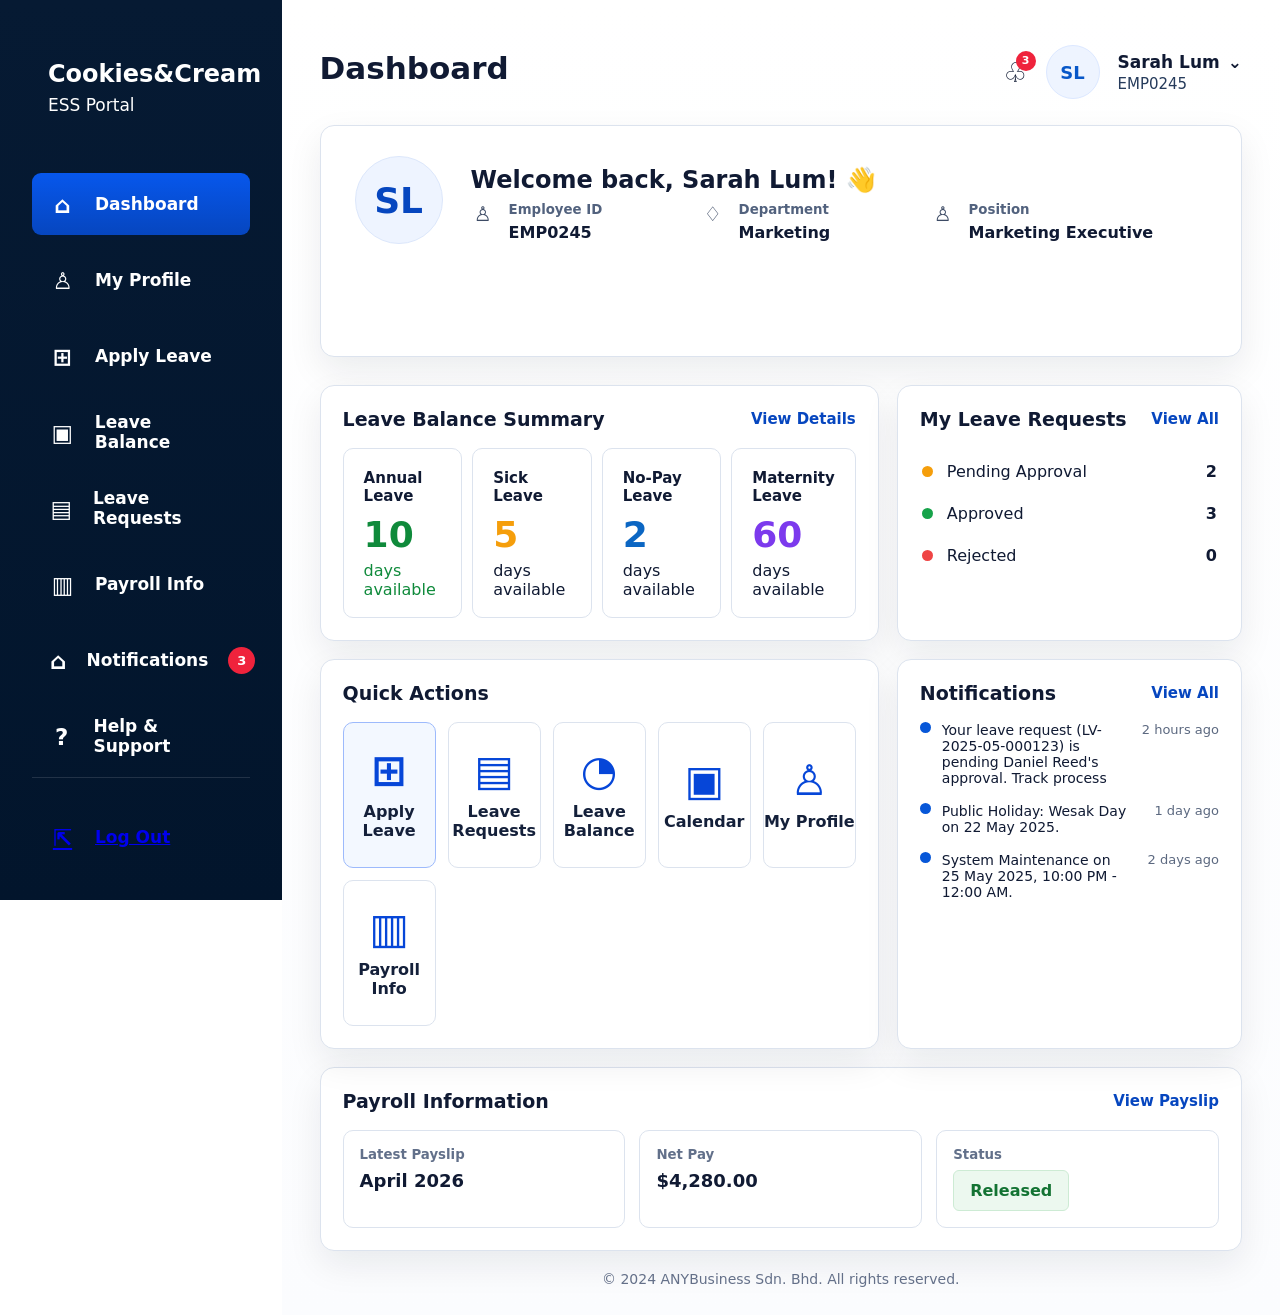
<file: index.html>
<!DOCTYPE html>
<html lang="en">
<head>
  <meta charset="UTF-8" />
  <meta name="viewport" content="width=device-width, initial-scale=1.0" />
  <title>Dashboard</title>
  <link rel="stylesheet" href="styles.css" />
</head>
<body>
<main class="mockup">

<aside class="sidebar">
  <div class="brand"><div class="brand-icon"></div><div class="brand-text"><strong>Cookies&Cream</strong><span>ESS Portal</span></div></div>
  <nav class="nav">
    <a href="index.html"><div class="nav-item active"><span class="nav-icon">⌂</span>Dashboard</div></a>
    <a href="profile.html"><div class="nav-item"><span class="nav-icon">♙</span>My Profile</div></a>
    <a href="apply-form.html"><div class="nav-item"><span class="nav-icon">⊞</span>Apply Leave</div></a>
    <a href="leave-balance.html"><div class="nav-item"><span class="nav-icon">▣</span>Leave Balance</div></a>
    <a href="leave-requests.html"><div class="nav-item"><span class="nav-icon">▤</span>Leave Requests</div></a>
    <a href="payroll.html"><div class="nav-item"><span class="nav-icon">▥</span>Payroll Info</div></a>
    <a href="notifications.html"><div class="nav-item"><span class="nav-icon">⌂</span>Notifications <span class="badge">3</span></div></a>
    <a href="help.html"><div class="nav-item"><span class="nav-icon">?</span>Help &amp; Support</div></a>
  </nav>
  <div class="logout"><a href="login.html"><div class="nav-item"><span class="nav-icon">⇱</span>Log Out</div></a></div>
</aside>
<section class="content">
<div class="topbar">
  <div><h1>Dashboard</h1><div class="breadcrumb"></div></div>
  
<div class="user-area">
  <a class="bell" href="notifications.html">♧<span class="tiny-badge">3</span></a>
  <div class="avatar">SL</div>
  <a class="user-profile-link" href="profile.html"><div class="user-name">Sarah Lum <span>⌄</span></div><div class="emp-id">EMP0245</div></a>
</div>

</div>

<div class="card welcome-card">
  <div class="big-avatar">SL</div>
  <div>
    <div class="welcome-title">Welcome back, Sarah Lum! 👋</div>
    <!-- <div class="welcome-sub">Apply leave quickly or access payroll information from one place.</div> -->
    <div class="profile-facts">
      <div class="fact"><div class="fact-icon">♙</div><div><small>Employee ID</small><strong>EMP0245</strong></div></div>
      <div class="fact"><div class="fact-icon">♢</div><div><small>Department</small><strong>Marketing</strong></div></div>
      <div class="fact"><div class="fact-icon">♙</div><div><small>Position</small><strong>Marketing Executive</strong></div></div>
    </div>
  </div>
</div>
<div class="grid">
  <div class="card panel">
    <div class="panel-header"><h3 class="panel-title">Leave Balance Summary</h3><a href="leave-balance.html" class="link">View Details</a></div>
    <div class="balance-row">
      <div class="balance-box"><h4>Annual Leave</h4><div class="balance-num green">10</div><div class="green">days available</div></div>
      <div class="balance-box"><h4>Sick Leave</h4><div class="balance-num orange">5</div><div>days available</div></div>
      <div class="balance-box"><h4>No-Pay Leave</h4><div class="balance-num blue">2</div><div>days available</div></div>
      <div class="balance-box"><h4>Maternity Leave</h4><div class="balance-num purple">60</div><div>days available</div></div>
    </div>
  </div>
  <div class="card panel">
    <div class="panel-header"><h3 class="panel-title">My Leave Requests</h3><a href="leave-requests.html" class="link">View All</a></div>
    <div class="status-list">
      <div class="status-line"><span class="dot yellow"></span>Pending Approval <strong>2</strong></div>
      <div class="status-line"><span class="dot green"></span>Approved <strong>3</strong></div>
      <div class="status-line"><span class="dot red"></span>Rejected <strong>0</strong></div>
    </div>
  </div>
</div>
<div class="grid">
  <div class="card panel">
    <div class="panel-header"><h3 class="panel-title">Quick Actions</h3></div>
    <div class="quick-row">
      <a href="apply-form.html" class="quick-item active"><div><div class="quick-icon">⊞</div>Apply Leave</div></a>
      <a href="leave-requests.html" class="quick-item"><div><div class="quick-icon">▤</div>Leave Requests</div></a>
      <a href="leave-balance.html" class="quick-item"><div><div class="quick-icon">◔</div>Leave Balance</div></a>
      <a href="calendar.html" class="quick-item"><div><div class="quick-icon">▣</div>Calendar</div></a>
      <a href="profile.html" class="quick-item"><div><div class="quick-icon">♙</div>My Profile</div></a>
      <a href="payroll.html" class="quick-item"><div><div class="quick-icon">▥</div>Payroll Info</div></a>
    </div>
  </div>
  <div class="card panel">
    <div class="panel-header"><h3 class="panel-title">Notifications</h3><a href="notifications.html" class="link">View All</a></div>
    <div class="notification-list">
      <a class="notification-item notification-link" href="leave-requests.html#request-process"><span class="dot blue"></span><span>Your leave request (LV-2025-05-000123) is pending Daniel Reed's approval. Track process</span><span class="time">2 hours ago</span></a>
      <div class="notification-item"><span class="dot blue"></span><span>Public Holiday: Wesak Day on 22 May 2025.</span><span class="time">1 day ago</span></div>
      <div class="notification-item"><span class="dot blue"></span><span>System Maintenance on 25 May 2025, 10:00 PM - 12:00 AM.</span><span class="time">2 days ago</span></div>
    </div>
  </div>
</div>

<div class="card panel payroll-dashboard-card">
  <div class="panel-header"><h3 class="panel-title">Payroll Information</h3><a href="payroll.html" class="link">View Payslip</a></div>
  <div class="payroll-mini-grid">
    <div><small>Latest Payslip</small><strong>April 2026</strong></div>
    <div><small>Net Pay</small><strong>$4,280.00</strong></div>
    <div><small>Status</small><span class="status-pill approved">Released</span></div>
  </div>
</div>
<div class="footer">© 2024 ANYBusiness Sdn. Bhd. All rights reserved.</div>
</section></main>
</body>
</html>
</file>
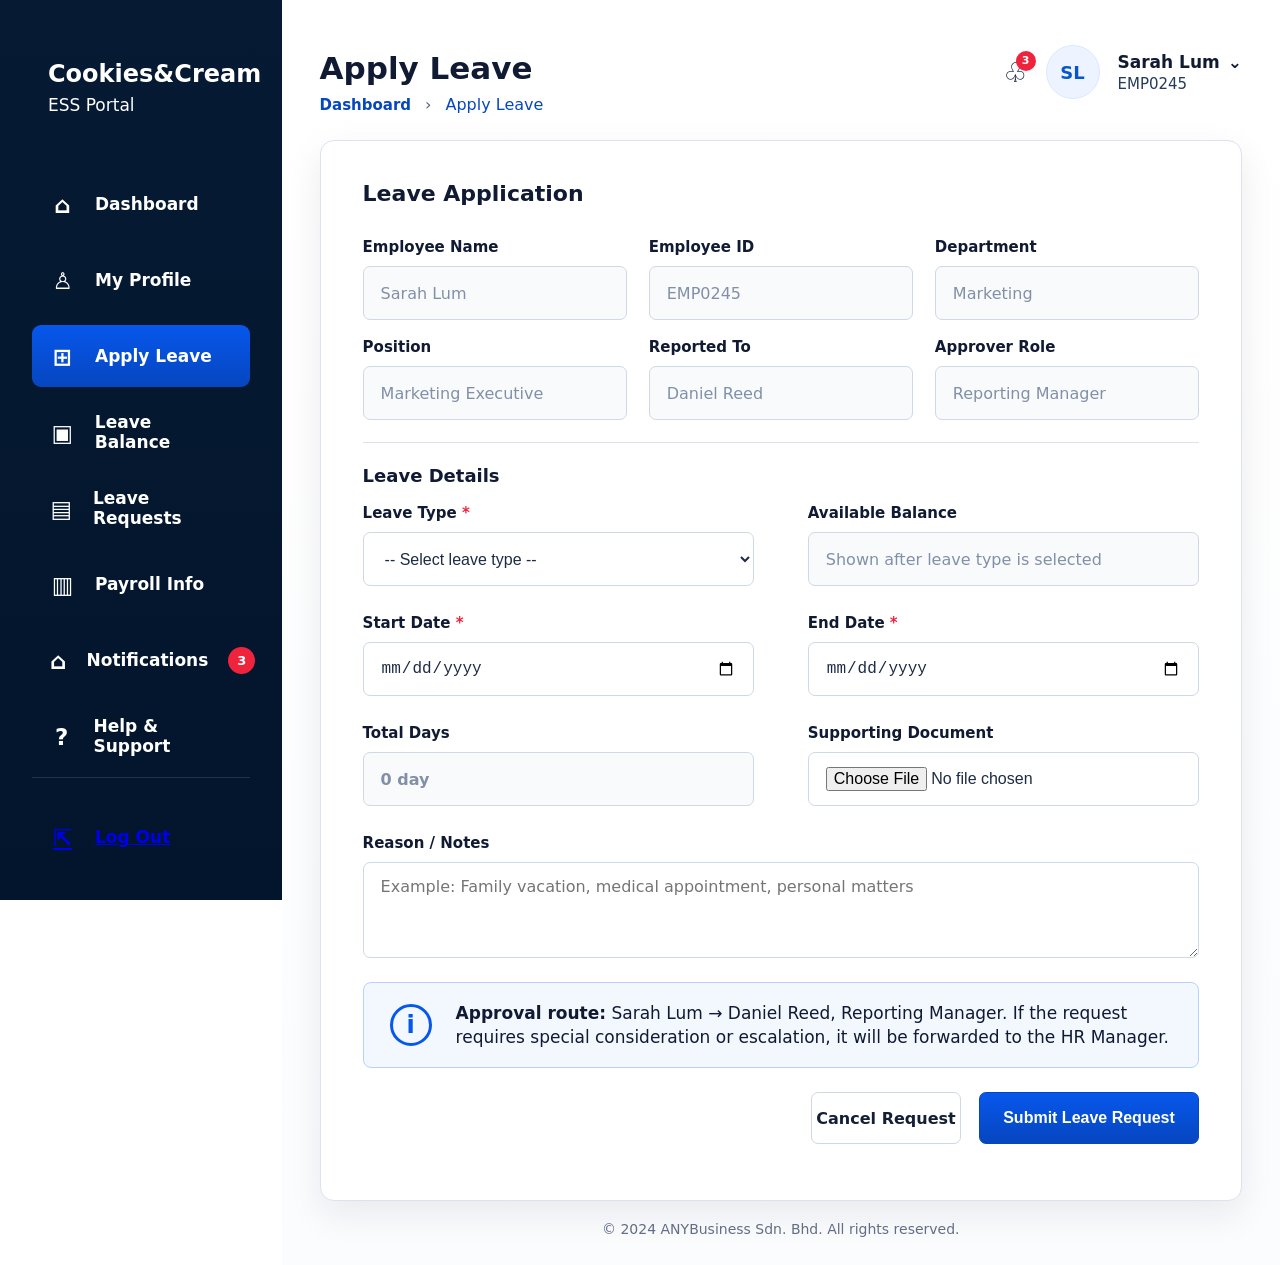
<file: apply-form.html>
<!DOCTYPE html>
<html lang="en">
<head>
  <meta charset="UTF-8" />
  <meta name="viewport" content="width=device-width, initial-scale=1.0" />
  <title>Apply Leave</title>
  <link rel="stylesheet" href="styles.css" />
</head>
<body>
<main class="mockup">

<aside class="sidebar">
  <div class="brand"><div class="brand-icon"></div><div class="brand-text"><strong>Cookies&Cream</strong><span>ESS Portal</span></div></div>
  <nav class="nav">
    <a href="index.html"><div class="nav-item"><span class="nav-icon">⌂</span>Dashboard</div></a>
    <a href="profile.html"><div class="nav-item"><span class="nav-icon">♙</span>My Profile</div></a>
    <a href="apply-form.html"><div class="nav-item active"><span class="nav-icon">⊞</span>Apply Leave</div></a>
    <!-- <a href="leave-requests.html"><div class="nav-item"><span class="nav-icon">▤</span>Leave Requests</div></a> -->
    <a href="leave-balance.html"><div class="nav-item"><span class="nav-icon">▣</span>Leave Balance</div></a>
    <a href="leave-requests.html"><div class="nav-item"><span class="nav-icon">▤</span>Leave Requests</div></a>
    <a href="payroll.html"><div class="nav-item"><span class="nav-icon">▥</span>Payroll Info</div></a>
    <a href="notifications.html"><div class="nav-item"><span class="nav-icon">⌂</span>Notifications <span class="badge">3</span></div></a>
    <a href="help.html"><div class="nav-item"><span class="nav-icon">?</span>Help &amp; Support</div></a>
  </nav>
  <div class="logout"><a href="login.html"><div class="nav-item"><span class="nav-icon">⇱</span>Log Out</div></a></div>
</aside>
<section class="content">
<div class="topbar">
  <div><h1>Apply Leave</h1><div class="breadcrumb"><a class="link" href="index.html">Dashboard</a><span>›</span><span class="current">Apply Leave</span></div></div>
  
<a class="user-profile-link" href="profile.html">
<div class="user-area">
  <a class="bell" href="notifications.html">♧<span class="tiny-badge">3</span></a>
  <div class="avatar">SL</div>
  <div><div class="user-name">Sarah Lum <span>⌄</span></div><div class="emp-id">EMP0245</div></div>
</div>
</a>

</div>

<div class="card form-card one-page-leave-card">
  <div class="form-card-header">
    <div>
      <h2 class="section-title">Leave Application</h2>
      <!-- <p class="helper-text">Apply for leave quickly in one page. Required fields are marked with <span class="required">*</span>, and status updates are sent automatically.</p> -->
    </div>
    <!-- <div class="status-pill pending">Draft · quick form</div> -->
  </div>


  <!-- <section class="persona-fit-strip"> -->
    <!-- <div>
      <strong>Designed for quick use</strong>
      <span>Sarah is a 24-year-old Marketing Executive who uses the HR system occasionally, so this form keeps everything on one page with clear required fields.</span>
    </div>
    <div>
      <strong>Status is visible</strong>
      <span>The request starts as Draft and changes to Pending Approval after submission, so Sarah does not need to follow up manually.</span>
    </div>
    <div>
      <strong>Works on any device</strong>
      <span>The layout adapts for laptop, tablet, and mobile access.</span>
    </div> -->
  <!-- </section> -->

  <section class="mini-section">
    <!-- <h3 class="mini-title">Employee &amp; Approval Information</h3> -->
    <div class="form-grid three-col">
      <div class="field"><label>Employee Name</label><div class="input disabled">Sarah Lum</div></div>
      <div class="field"><label>Employee ID</label><div class="input disabled">EMP0245</div></div>
      <div class="field"><label>Department</label><div class="input disabled">Marketing</div></div>
      <div class="field"><label>Position</label><div class="input disabled">Marketing Executive</div></div>
      <div class="field"><label>Reported To</label><div class="input disabled">Daniel Reed</div></div>
      <div class="field"><label>Approver Role</label><div class="input disabled">Reporting Manager</div></div>
    </div>
  </section>

  <!-- <section class="mini-section process-section">
    <h3 class="mini-title">Leave Application Process</h3>
    <div class="process-flow">
      <div class="process-step active"><span>1</span><strong>Select leave type</strong><small>Choose the correct leave category</small></div>
      <div class="process-step"><span>2</span><strong>Enter dates</strong><small>System calculates total days</small></div>
      <div class="process-step"><span>3</span><strong>Check balance</strong><small>Rules and balance are validated</small></div>
      <div class="process-step"><span>4</span><strong>Manager review</strong><small>Daniel Reed reviews the request</small></div>
      <div class="process-step"><span>5</span><strong>Status update</strong><small>Employee receives notification</small></div>
    </div>
  </section> -->

  <section class="mini-section">
    <h3 class="mini-title">Leave Details</h3>
    <form class="leave-form" action="confirmation.html">
      <div class="form-grid">
        <div class="field">
          <label for="leaveType">Leave Type <span class="required">*</span></label>
          <select id="leaveType" class="text-input select-input" required>
            <option value="" selected disabled>-- Select leave type --</option>
            <option>Annual Leave</option>
            <option>Sick Leave</option>
            <option>No-Pay Leave</option>
            <option>Maternity Leave</option>
            <option>Paternity Leave</option>
          </select>
        </div>
        <div class="field"><label>Available Balance</label><div class="input disabled"><span id="balanceText">Shown after leave type is selected</span></div></div>
        <div class="field"><label for="startDate">Start Date <span class="required">*</span></label><input id="startDate" class="text-input" type="date" required></div>
        <div class="field"><label for="endDate">End Date <span class="required">*</span></label><input id="endDate" class="text-input" type="date" required></div>
        <div class="field"><label>Total Days</label><div class="input disabled"><strong id="totalDays">0 day</strong></div></div>
        <div class="field"><label>Supporting Document</label><input class="text-input file-input" type="file"></div>
        <div class="field full"><label for="reason">Reason / Notes</label><textarea id="reason" class="textarea-input" placeholder="Example: Family vacation, medical appointment, personal matters"></textarea></div>
      </div>

      <div class="info-box approval-note">
        <div class="info-icon">i</div>
        <div><strong>Approval route:</strong> Sarah Lum → Daniel Reed, Reporting Manager. If the request requires special consideration or escalation, it will be forwarded to the HR Manager.</div>
      </div>

      <div class="button-row form-corner-actions">
        <a class="btn" href="index.html">Cancel Request</a>
        <button class="btn primary" type="submit" style="min-width:220px;">Submit Leave Request</button>
      </div>
    </form>
  </section>
</div>
<div class="footer">© 2024 ANYBusiness Sdn. Bhd. All rights reserved.</div>
</section></main>
<script>
  const leaveType = document.getElementById('leaveType');
  const balanceText = document.getElementById('balanceText');
  const startDate = document.getElementById('startDate');
  const endDate = document.getElementById('endDate');
  const totalDays = document.getElementById('totalDays');
  const balances = {
    'Annual Leave': '10 days available',
    'Sick Leave': '5 days available',
    'No-Pay Leave': '2 days available',
    'Maternity Leave': '60 days available',
    'Paternity Leave': '10 days available'
  };
  leaveType.addEventListener('change', () => {
    balanceText.textContent = balances[leaveType.value] || 'Shown after leave type is selected';
  });
  function updateDays(){
    if(!startDate.value || !endDate.value){ totalDays.textContent = '0 day'; return; }
    const start = new Date(startDate.value);
    const end = new Date(endDate.value);
    const diff = Math.round((end - start) / (1000 * 60 * 60 * 24)) + 1;
    totalDays.textContent = diff > 0 ? `${diff} ${diff === 1 ? 'day' : 'days'}` : 'Check dates';
  }
  startDate.addEventListener('change', updateDays);
  endDate.addEventListener('change', updateDays);
  document.querySelector('.leave-form').addEventListener('submit', () => {
    localStorage.setItem('leaveType', leaveType.value || 'Not selected');
    localStorage.setItem('startDate', startDate.value || '');
    localStorage.setItem('endDate', endDate.value || '');
    localStorage.setItem('totalDays', totalDays.textContent || '0 day');
  });
</script>
</body>
</html>
</file>
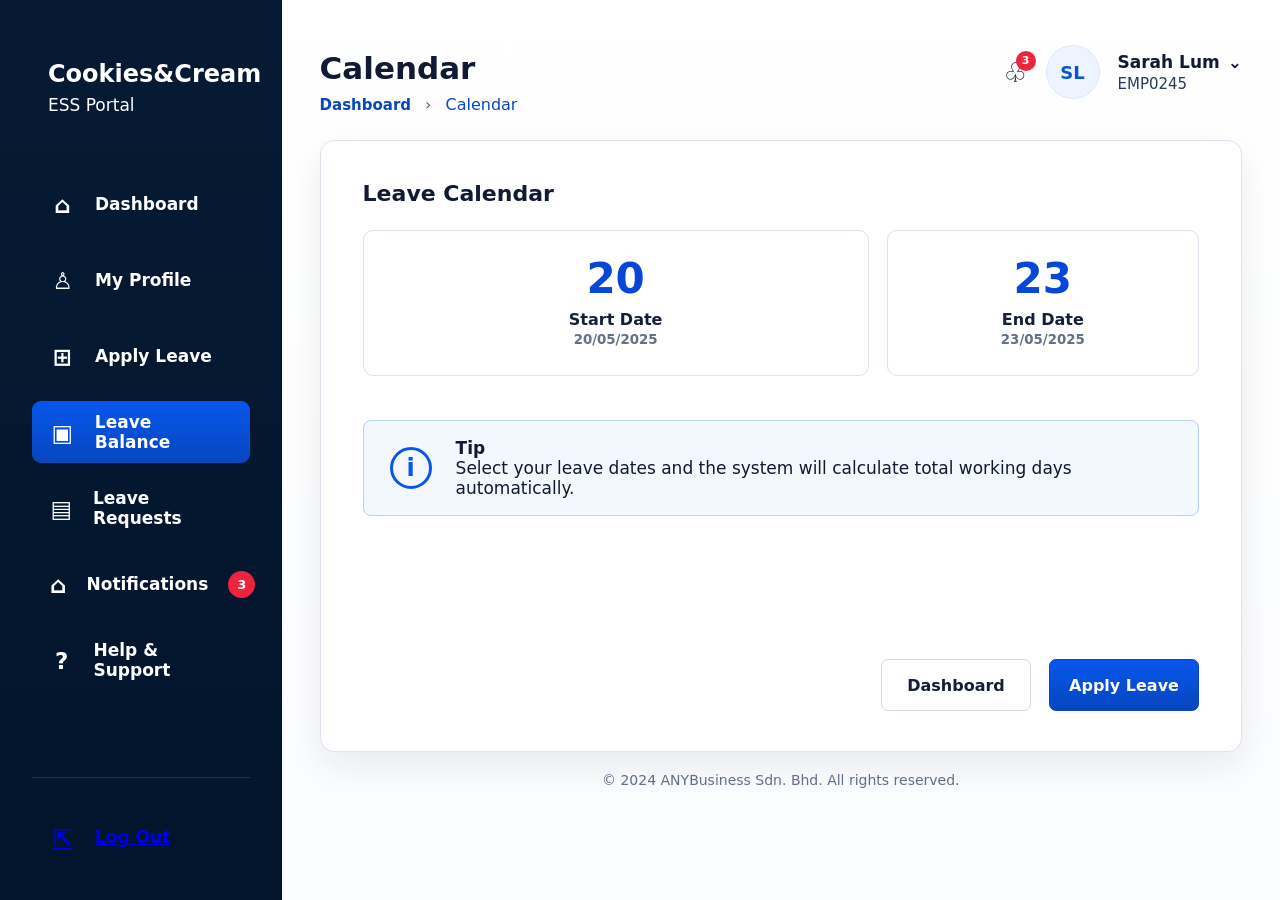
<file: calendar.html>
<!DOCTYPE html>
<html lang="en">
<head>
  <meta charset="UTF-8" />
  <meta name="viewport" content="width=device-width, initial-scale=1.0" />
  <title>Calendar</title>
  <link rel="stylesheet" href="styles.css" />
</head>
<body>
<main class="mockup">
<aside class="sidebar">
  <div class="brand"><div class="brand-icon"></div><div class="brand-text"><strong>Cookies&Cream</strong><span>ESS Portal</span></div></div>
  <nav class="nav"><a href="index.html"><div class="nav-item "><span class="nav-icon">⌂</span>Dashboard</div></a>
<a href="profile.html"><div class="nav-item "><span class="nav-icon">♙</span>My Profile</div></a>
<a href="apply-form.html"><div class="nav-item "><span class="nav-icon">⊞</span>Apply Leave</div></a>
<a href="leave-balance.html"><div class="nav-item active"><span class="nav-icon">▣</span>Leave Balance</div></a>
<a href="leave-requests.html"><div class="nav-item "><span class="nav-icon">▤</span>Leave Requests</div></a>
<a href="notifications.html"><div class="nav-item "><span class="nav-icon">⌂</span>Notifications <span class="badge">3</span></div></a>
<a href="help.html"><div class="nav-item "><span class="nav-icon">?</span>Help &amp; Support</div></a></nav>
  <div class="logout"><a href="login.html"><div class="nav-item"><span class="nav-icon">⇱</span>Log Out</div></a></div>
</aside>
<section class="content">
<div class="topbar">
  <div><h1>Calendar</h1><div class="breadcrumb"><a href="index.html" class="link">Dashboard</a><span>›</span><span class="current">Calendar</span></div></div>
  <div class="user-area"><a class="bell" href="notifications.html">♧<span class="tiny-badge">3</span></a><div class="avatar">SL</div><a class="user-profile-link" href="profile.html"><div class="user-name">Sarah Lum <span>⌄</span></div><div class="emp-id">EMP0245</div></a></div>
</div>

<div class="card form-card">
  <h2 class="section-title">Leave Calendar</h2>
  <div class="grid">
    <a class="quick-item" href="select-dates.html"><div><div class="quick-icon">20</div>Start Date<br><small>20/05/2025</small></div></a>
    <a class="quick-item" href="select-dates.html"><div><div class="quick-icon">23</div>End Date<br><small>23/05/2025</small></div></a>
  </div>
  <div class="info-box"><div class="info-icon">i</div><div><strong>Tip</strong><br>Select your leave dates and the system will calculate total working days automatically.</div></div>
  <div class="button-row"><a class="btn" href="index.html">Dashboard</a><a class="btn primary" href="apply-form.html">Apply Leave</a></div>
</div>
<div class="footer">© 2024 ANYBusiness Sdn. Bhd. All rights reserved.</div>
</section></main>
</body>
</html>
</file>
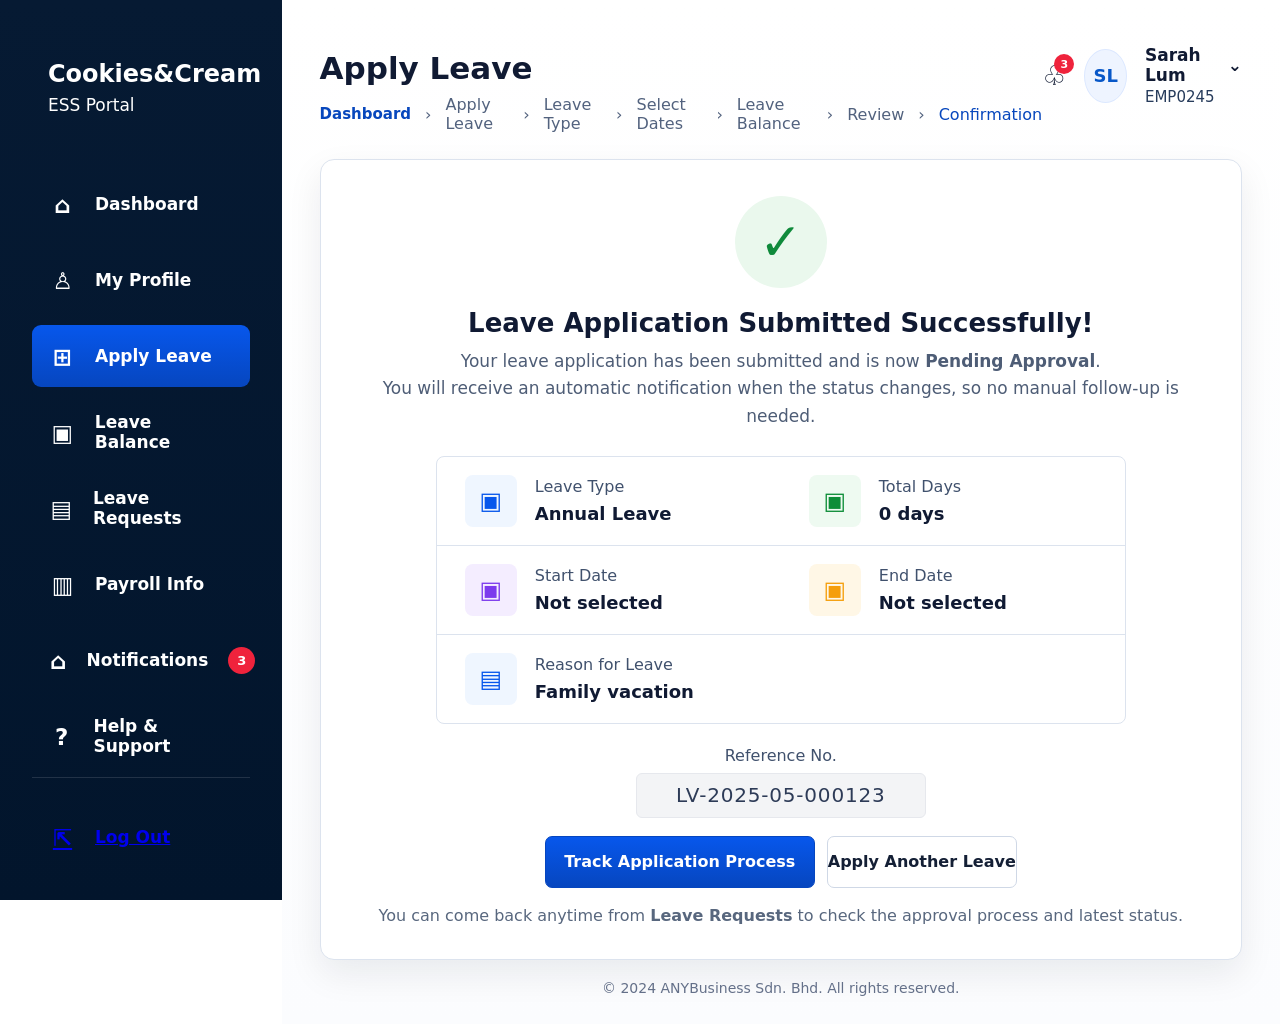
<file: confirmation.html>
<!DOCTYPE html>
<html lang="en">
<head>
  <meta charset="UTF-8" />
  <meta name="viewport" content="width=device-width, initial-scale=1.0" />
  <title>Confirmation</title>
  <link rel="stylesheet" href="styles.css" />
</head>
<body>
<main class="mockup">

<aside class="sidebar">
  <div class="brand"><div class="brand-icon"></div><div class="brand-text"><strong>Cookies&Cream</strong><span>ESS Portal</span></div></div>
  <nav class="nav">
    <a href="index.html"><div class="nav-item"><span class="nav-icon">⌂</span>Dashboard</div></a>
    <a href="profile.html"><div class="nav-item"><span class="nav-icon">♙</span>My Profile</div></a>
    <a href="apply-form.html"><div class="nav-item active"><span class="nav-icon">⊞</span>Apply Leave</div></a>
    <a href="leave-balance.html"><div class="nav-item"><span class="nav-icon">▣</span>Leave Balance</div></a>
    <a href="leave-requests.html"><div class="nav-item"><span class="nav-icon">▤</span>Leave Requests</div></a>
    <a href="payroll.html"><div class="nav-item"><span class="nav-icon">▥</span>Payroll Info</div></a>
    <a href="notifications.html"><div class="nav-item"><span class="nav-icon">⌂</span>Notifications <span class="badge">3</span></div></a>
    <a href="help.html"><div class="nav-item"><span class="nav-icon">?</span>Help &amp; Support</div></a>
  </nav>
  <div class="logout"><a href="login.html"><div class="nav-item"><span class="nav-icon">⇱</span>Log Out</div></a></div>
</aside>
<section class="content">
<div class="topbar">
  <div><h1>Apply Leave</h1><div class="breadcrumb"><span class="link">Dashboard</span><span>›</span><span class="">Apply Leave</span><span>›</span><span class="">Leave Type</span><span>›</span><span class="">Select Dates</span><span>›</span><span class="">Leave Balance</span><span>›</span><span class="">Review</span><span>›</span><span class="current">Confirmation</span></div></div>
  
<div class="user-area">
  <a class="bell" href="notifications.html">♧<span class="tiny-badge">3</span></a>
  <div class="avatar">SL</div>
  <a class="user-profile-link" href="profile.html"><div class="user-name">Sarah Lum <span>⌄</span></div><div class="emp-id">EMP0245</div></a>
</div>

</div>

<div class="card success-card">
  <div class="success-icon">✓</div>
  <div class="success-title">Leave Application Submitted Successfully!</div>
  <div class="success-sub">Your leave application has been submitted and is now <strong>Pending Approval</strong>.<br>You will receive an automatic notification when the status changes, so no manual follow-up is needed.</div>
  <div class="summary-box">
    <div class="summary-row">
      <div class="summary-cell"><div class="icon-tile tile-blue" style="width:52px;height:52px;font-size:24px;">▣</div><div><div class="review-label">Leave Type</div><div class="review-value chosen-leave-type">Annual Leave</div></div></div>
      <div class="summary-cell"><div class="icon-tile tile-green" style="width:52px;height:52px;font-size:24px;">▣</div><div><div class="review-label">Total Days</div><div class="review-value" data-fill="totalDays">0 days</div></div></div>
    </div>
    <div class="summary-row">
      <div class="summary-cell"><div class="icon-tile tile-purple" style="width:52px;height:52px;font-size:24px;">▣</div><div><div class="review-label">Start Date</div><div class="review-value" data-fill="startDate">Not selected</div></div></div>
      <div class="summary-cell"><div class="icon-tile tile-orange" style="width:52px;height:52px;font-size:24px;">▣</div><div><div class="review-label">End Date</div><div class="review-value" data-fill="endDate">Not selected</div></div></div>
    </div>
    <div class="summary-row"><div class="summary-cell"><div class="icon-tile tile-blue" style="width:52px;height:52px;font-size:24px;">▤</div><div><div class="review-label">Reason for Leave</div><div class="review-value">Family vacation</div></div></div></div>
  </div>
  <div class="reference-label">Reference No.</div>
  <div class="reference-box">LV-2025-05-000123</div>
  <div class="confirmation-actions">
    <a class="btn primary center-button" href="leave-requests.html#request-process">Track Application Process</a>
    <a class="btn" href="apply-form.html">Apply Another Leave</a>
  </div>
  <div class="after-submit-note">You can come back anytime from <strong>Leave Requests</strong> to check the approval process and latest status.</div>
</div>
<div class="footer">© 2024 ANYBusiness Sdn. Bhd. All rights reserved.</div>
</section></main>

<script>
  const chosenLeaveType = localStorage.getItem('leaveType') || 'Annual Leave';
  document.querySelectorAll('.chosen-leave-type').forEach(el => el.textContent = chosenLeaveType);
</script>

<script>
  function prettyDate(value) {
    if (!value) return 'Not selected';
    const [y, m, d] = value.split('-');
    return `${d}/${m}/${y}`;
  }
  const leaveType = localStorage.getItem('leaveType') || 'Not selected';
  const startDate = prettyDate(localStorage.getItem('startDate'));
  const endDate = prettyDate(localStorage.getItem('endDate'));
  const totalDays = localStorage.getItem('totalDays') || '0 days';
  document.querySelectorAll('[data-fill="leaveType"]').forEach(el => el.textContent = leaveType);
  document.querySelectorAll('[data-fill="startDate"]').forEach(el => el.textContent = startDate);
  document.querySelectorAll('[data-fill="endDate"]').forEach(el => el.textContent = endDate);
  document.querySelectorAll('[data-fill="totalDays"]').forEach(el => el.textContent = totalDays);
</script>
</body>
</html>
</file>
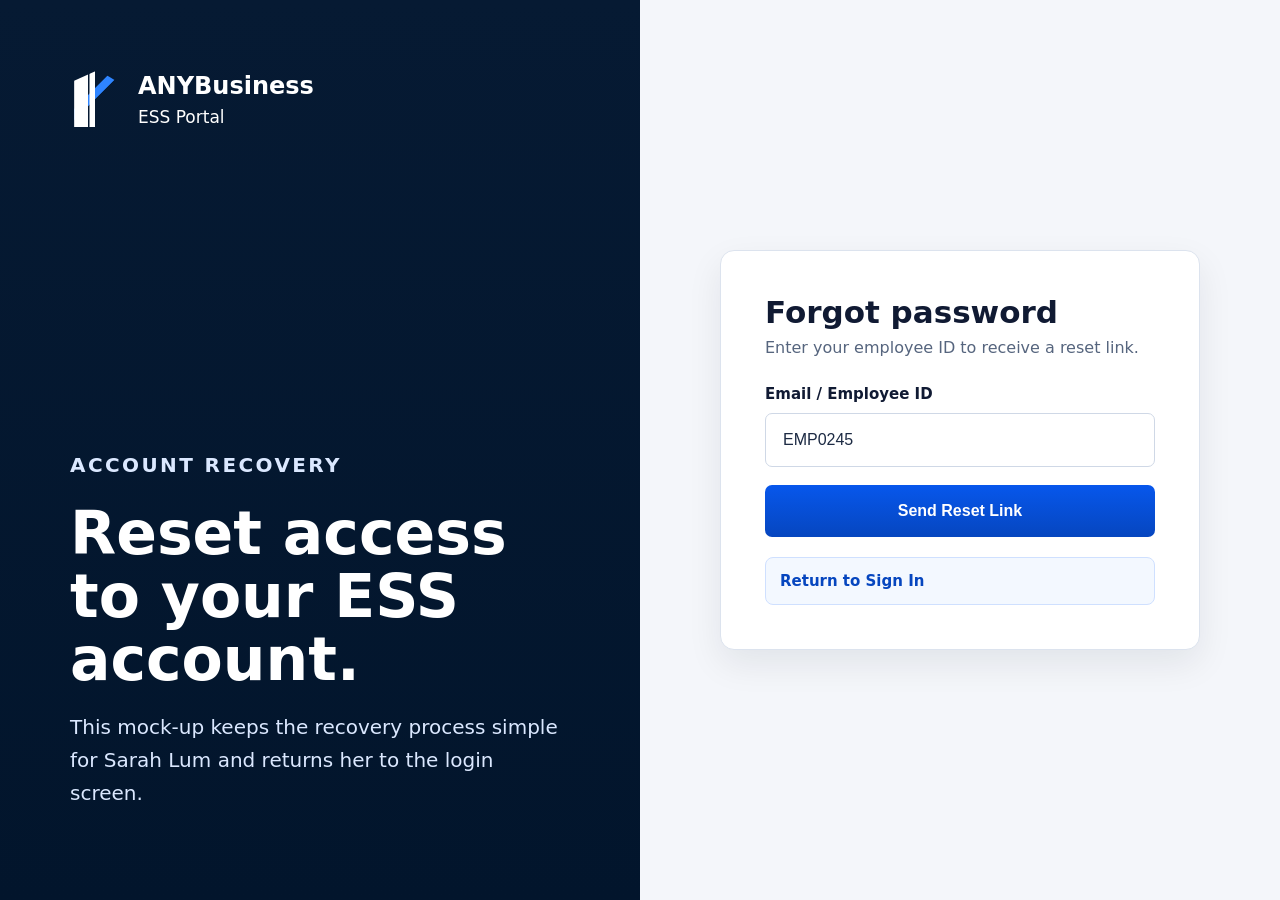
<file: forgot-password.html>
<!DOCTYPE html>
<html lang="en">
<head><meta charset="UTF-8" /><meta name="viewport" content="width=device-width, initial-scale=1.0" /><title>Forgot Password</title><link rel="stylesheet" href="styles.css" /></head>
<body><main class="login-page"><section class="login-hero"><div class="login-brand"><div class="brand-icon"></div><div class="brand-text"><strong>ANYBusiness</strong><span>ESS Portal</span></div></div><div class="hero-copy"><p class="eyebrow">Account Recovery</p><h1>Reset access to your ESS account.</h1><p>This mock-up keeps the recovery process simple for Sarah Lum and returns her to the login screen.</p></div></section><section class="login-panel"><div class="login-card card"><h1>Forgot password</h1><p class="login-sub">Enter your employee ID to receive a reset link.</p><form action="login.html"><div class="field"><label>Email / Employee ID</label><input class="text-input" type="text" value="EMP0245" /></div><button class="btn primary login-btn" type="submit">Send Reset Link</button></form><div class="login-note"><a href="login.html" class="link">Return to Sign In</a></div></div></section></main></body></html>
</file>
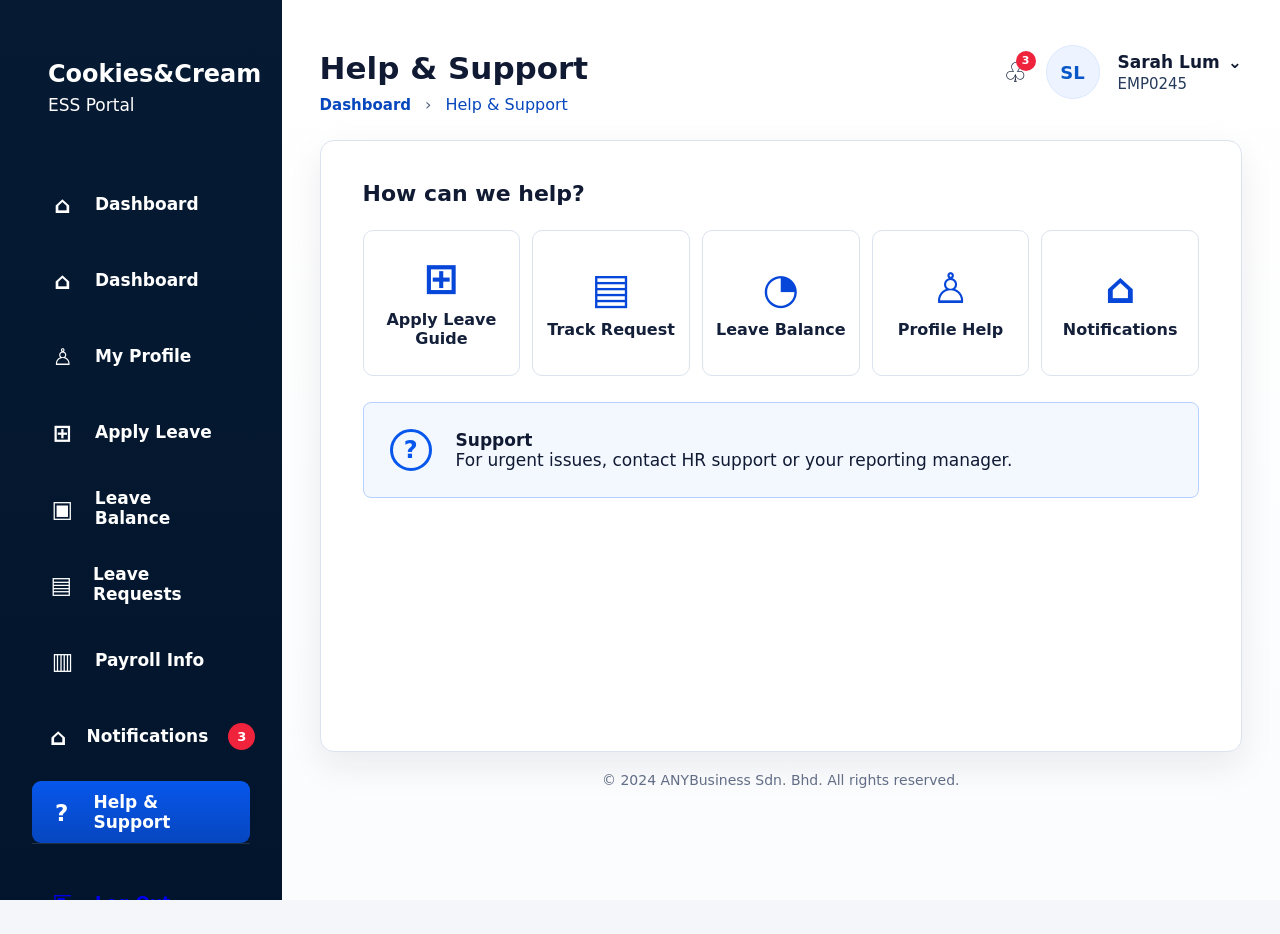
<file: help.html>
<!DOCTYPE html>
<html lang="en">
<head>
  <meta charset="UTF-8" />
  <meta name="viewport" content="width=device-width, initial-scale=1.0" />
  <title>Help & Support</title>
  <link rel="stylesheet" href="styles.css" />
</head>
<body>
<main class="mockup">
<aside class="sidebar">
  <div class="brand"><div class="brand-icon"></div><div class="brand-text"><strong>Cookies&Cream</strong><span>ESS Portal</span></div></div>
  <nav class="nav"><a href="index.html"><div class="nav-item "><span class="nav-icon">⌂</span>Dashboard</div></a>
    <a href="index.html"><div class="nav-item"><span class="nav-icon">⌂</span>Dashboard</div></a>
    <a href="profile.html"><div class="nav-item"><span class="nav-icon">♙</span>My Profile</div></a>
    <a href="apply-form.html"><div class="nav-item"><span class="nav-icon">⊞</span>Apply Leave</div></a>
    <a href="leave-balance.html"><div class="nav-item"><span class="nav-icon">▣</span>Leave Balance</div></a>
    <a href="leave-requests.html"><div class="nav-item"><span class="nav-icon">▤</span>Leave Requests</div></a>
    <a href="payroll.html"><div class="nav-item"><span class="nav-icon">▥</span>Payroll Info</div></a>
    <a href="notifications.html"><div class="nav-item"><span class="nav-icon">⌂</span>Notifications <span class="badge">3</span></div></a>
    <!-- <a href="help.html"><div class="nav-item"><span class="nav-icon">?</span>Help &amp; Support</div></a> -->
<a href="help.html"><div class="nav-item active"><span class="nav-icon">?</span>Help &amp; Support</div></a></nav>
  <div class="logout"><a href="login.html"><div class="nav-item"><span class="nav-icon">⇱</span>Log Out</div></a></div>
</aside>
<section class="content">
<div class="topbar">
  <div><h1>Help & Support</h1><div class="breadcrumb"><a href="index.html" class="link">Dashboard</a><span>›</span><span class="current">Help & Support</span></div></div>
  <div class="user-area"><a class="bell" href="notifications.html">♧<span class="tiny-badge">3</span></a><div class="avatar">SL</div><a class="user-profile-link" href="profile.html"><div class="user-name">Sarah Lum <span>⌄</span></div><div class="emp-id">EMP0245</div></a></div>
</div>

<div class="card form-card">
  <h2 class="section-title">How can we help?</h2>
  <div class="quick-row">
    <a href="apply-form.html" class="quick-item"><div><div class="quick-icon">⊞</div>Apply Leave Guide</div></a>
    <a href="leave-requests.html" class="quick-item"><div><div class="quick-icon">▤</div>Track Request</div></a>
    <a href="leave-balance.html" class="quick-item"><div><div class="quick-icon">◔</div>Leave Balance</div></a>
    <a href="profile.html" class="quick-item"><div><div class="quick-icon">♙</div>Profile Help</div></a>
    <a href="notifications.html" class="quick-item"><div><div class="quick-icon">⌂</div>Notifications</div></a>
  </div>
  <div class="info-box"><div class="info-icon">?</div><div><strong>Support</strong><br>For urgent issues, contact HR support or your reporting manager.</div></div>
  <!-- <div class="button-row"><a class="btn" href="index.html">Dashboard</a><a class="btn primary" href="apply-form.html">Start Leave Request</a></div> -->
</div>
<div class="footer">© 2024 ANYBusiness Sdn. Bhd. All rights reserved.</div>
</section></main>
</body>
</html>
</file>
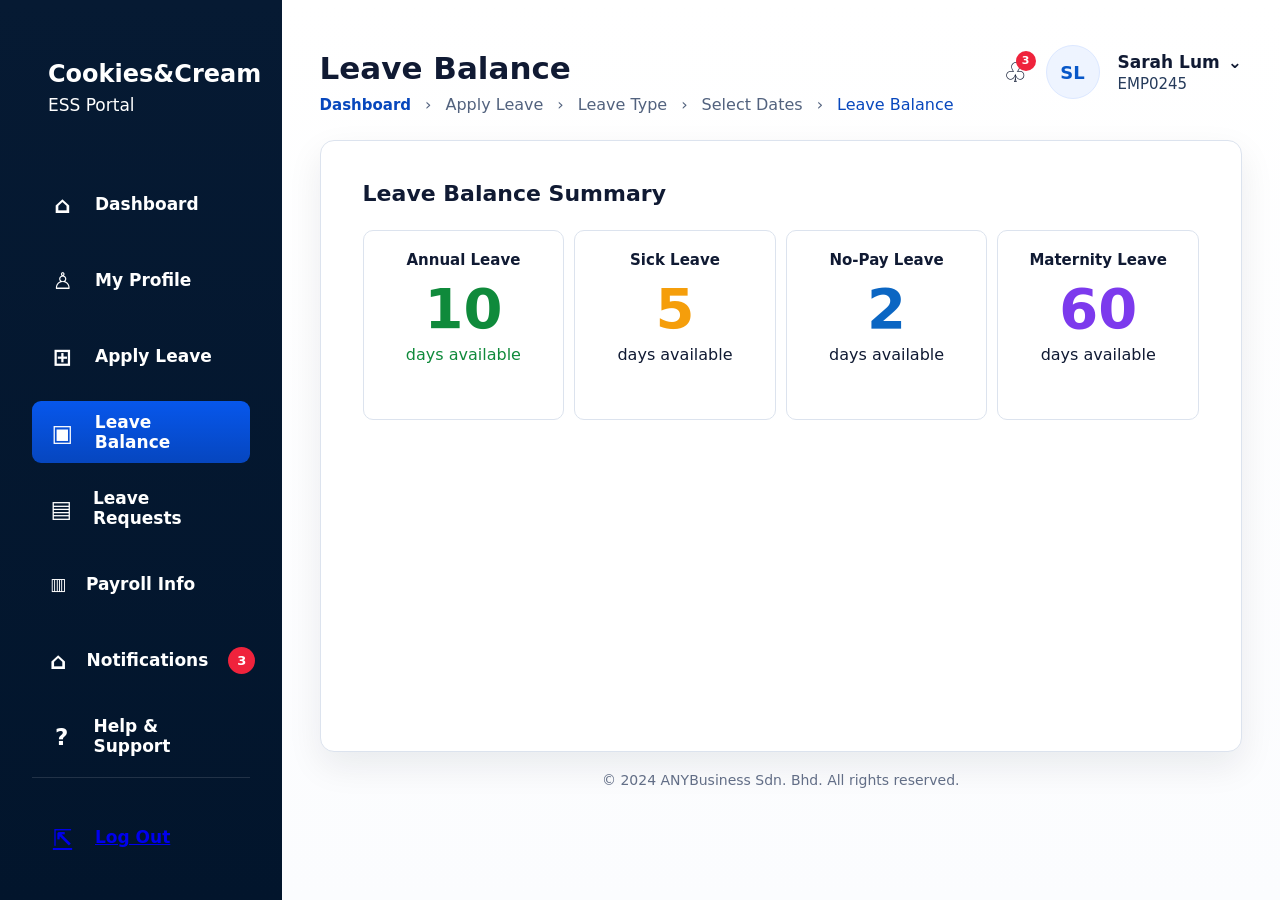
<file: leave-balance.html>
<!DOCTYPE html>
<html lang="en">
<head>
  <meta charset="UTF-8" />
  <meta name="viewport" content="width=device-width, initial-scale=1.0" />
  <title>Leave Balance</title>
  <link rel="stylesheet" href="styles.css" />
</head>
<body>
<main class="mockup">

<aside class="sidebar">
  <div class="brand"><div class="brand-icon"></div><div class="brand-text"><strong>Cookies&Cream</strong><span>ESS Portal</span></div></div>
  <nav class="nav">
    <a href="index.html"><div class="nav-item"><span class="nav-icon">⌂</span>Dashboard</div></a>
    <a href="profile.html"><div class="nav-item"><span class="nav-icon">♙</span>My Profile</div></a>
    <a href="apply-form.html"><div class="nav-item"><span class="nav-icon">⊞</span>Apply Leave</div></a>
    <a href="leave-balance.html"><div class="nav-item active"><span class="nav-icon">▣</span>Leave Balance</div></a>
    <a href="leave-requests.html"><div class="nav-item"><span class="nav-icon">▤</span>Leave Requests</div></a>
    <a href="payroll.html"><div class="nav-item"><span cslass="nav-icon">▥</span>Payroll Info</div></a>
    <a href="notifications.html"><div class="nav-item"><span class="nav-icon">⌂</span>Notifications <span class="badge">3</span></div></a>
    <a href="help.html"><div class="nav-item"><span class="nav-icon">?</span>Help &amp; Support</div></a>
  </nav>
  <div class="logout"><a href="login.html"><div class="nav-item"><span class="nav-icon">⇱</span>Log Out</div></a></div>
</aside>
<section class="content">
<div class="topbar">
  <div><h1>Leave Balance</h1><div class="breadcrumb"><span class="link">Dashboard</span><span>›</span><span class="">Apply Leave</span><span>›</span><span class="">Leave Type</span><span>›</span><span class="">Select Dates</span><span>›</span><span class="current">Leave Balance</span></div></div>
  
<div class="user-area">
  <a class="bell" href="notifications.html">♧<span class="tiny-badge">3</span></a>
  <div class="avatar">SL</div>
  <a class="user-profile-link" href="profile.html"><div class="user-name">Sarah Lum <span>⌄</span></div><div class="emp-id">EMP0245</div></a>
</div>

</div>

<div class="card form-card">
  <h2 class="section-title">Leave Balance Summary</h2>
  <div class="balance-row">
    <div class="balance-box" style="min-height:190px;text-align:center;"><h4>Annual Leave</h4><div class="balance-num green" style="font-size:56px;">10</div><div class="green">days available</div></div>
    <div class="balance-box" style="min-height:190px;text-align:center;"><h4>Sick Leave</h4><div class="balance-num orange" style="font-size:56px;">5</div><div>days available</div></div>
    <div class="balance-box" style="min-height:190px;text-align:center;"><h4>No-Pay Leave</h4><div class="balance-num blue" style="font-size:56px;">2</div><div>days available</div></div>
    <div class="balance-box" style="min-height:190px;text-align:center;"><h4>Maternity Leave</h4><div class="balance-num purple" style="font-size:56px;">60</div><div>days available</div></div>
  </div>
  <!-- <div class="info-box" style="height:150px;margin-top:44px;"><div class="info-icon">i</div><div><div style="font-weight:800;">Total Requested Days</div><div data-fill="totalDays" style="font-size:29px;font-weight:900;margin-top:8px;">0 days</div></div></div> -->
  <!-- <div class="button-row"><a class="btn" href="select-dates.html">Edit Selected Dates</a><a class="btn primary" href="review.html">Continue to Review</a></div> -->
</div>
<div class="footer">© 2024 ANYBusiness Sdn. Bhd. All rights reserved.</div>
</section></main>

<script>
  function prettyDate(value) {
    if (!value) return 'Not selected';
    const [y, m, d] = value.split('-');
    return `${d}/${m}/${y}`;
  }
  const leaveType = localStorage.getItem('leaveType') || 'Not selected';
  const startDate = prettyDate(localStorage.getItem('startDate'));
  const endDate = prettyDate(localStorage.getItem('endDate'));
  const totalDays = localStorage.getItem('totalDays') || '0 days';
  document.querySelectorAll('[data-fill="leaveType"]').forEach(el => el.textContent = leaveType);
  document.querySelectorAll('[data-fill="startDate"]').forEach(el => el.textContent = startDate);
  document.querySelectorAll('[data-fill="endDate"]').forEach(el => el.textContent = endDate);
  document.querySelectorAll('[data-fill="totalDays"]').forEach(el => el.textContent = totalDays);
</script>
</body>
</html>
</file>
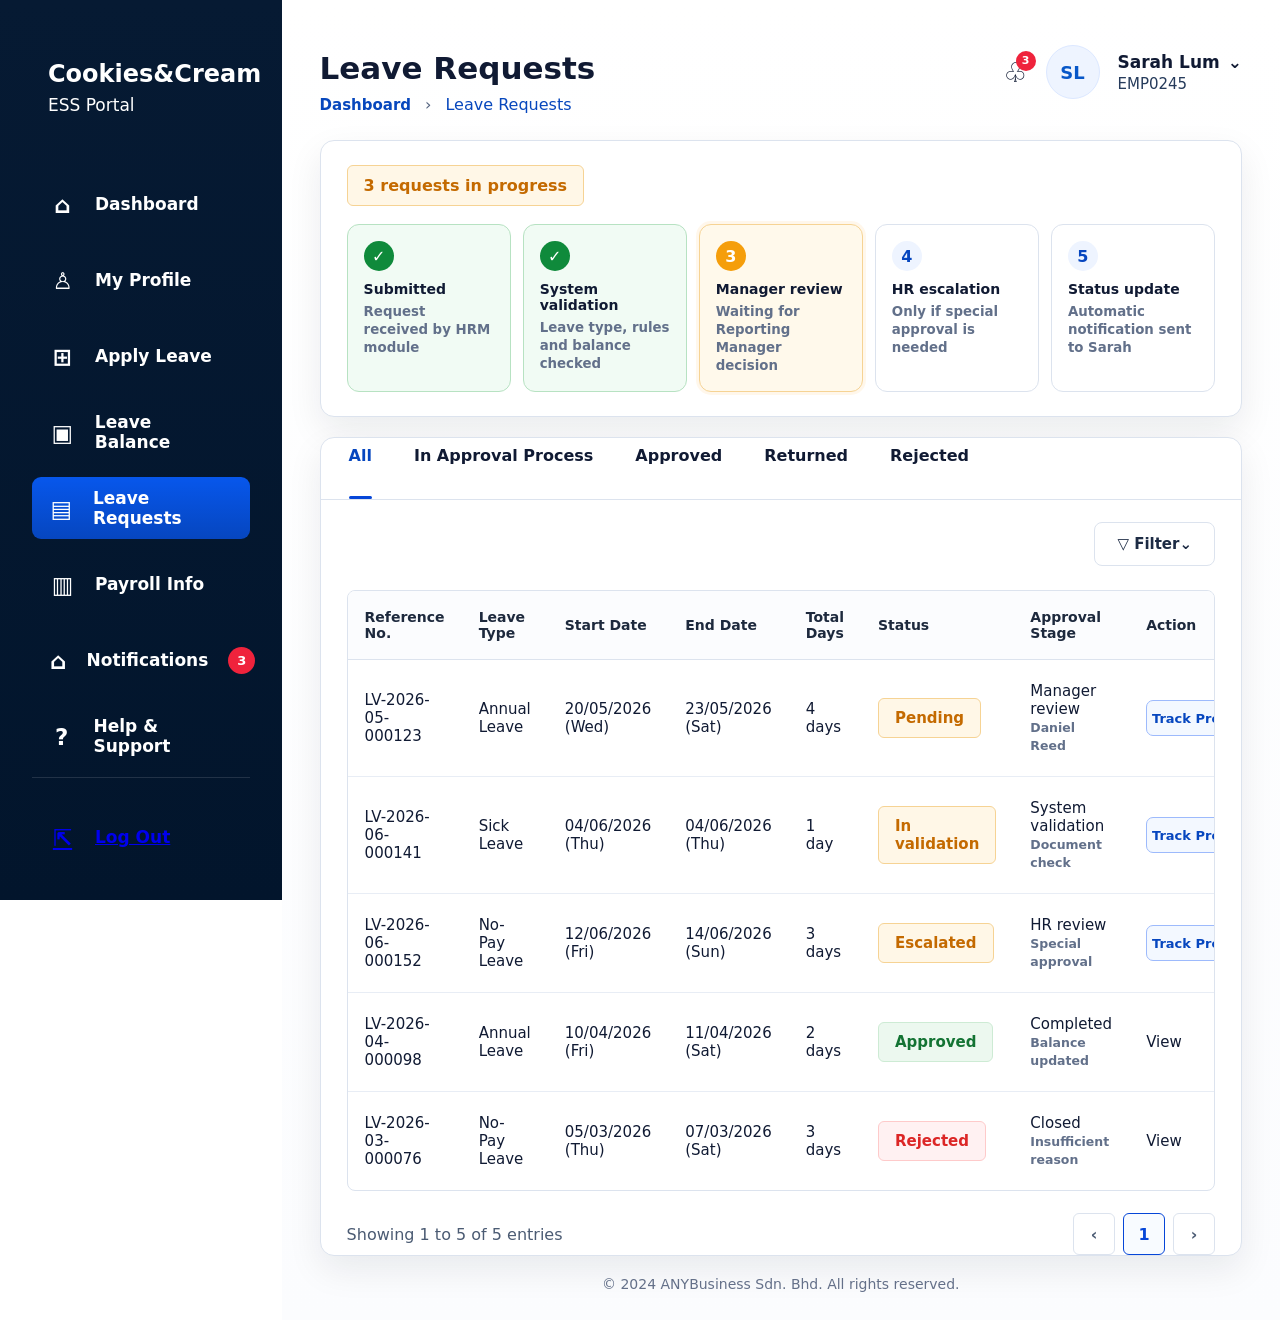
<file: leave-requests.html>
<!DOCTYPE html>
<html lang="en">
<head>
  <meta charset="UTF-8" />
  <meta name="viewport" content="width=device-width, initial-scale=1.0" />
  <title>Leave Requests</title>
  <link rel="stylesheet" href="styles.css" />
</head>
<body>
<main class="mockup">

<aside class="sidebar">
  <div class="brand"><div class="brand-icon"></div><div class="brand-text"><strong>Cookies&Cream</strong><span>ESS Portal</span></div></div>
  <nav class="nav">
    <a href="index.html"><div class="nav-item"><span class="nav-icon">⌂</span>Dashboard</div></a>
    <a href="profile.html"><div class="nav-item"><span class="nav-icon">♙</span>My Profile</div></a>
    <a href="apply-form.html"><div class="nav-item"><span class="nav-icon">⊞</span>Apply Leave</div></a>
    <a href="leave-balance.html"><div class="nav-item"><span class="nav-icon">▣</span>Leave Balance</div></a>
    <a href="leave-requests.html"><div class="nav-item active"><span class="nav-icon">▤</span>Leave Requests</div></a>
    <a href="payroll.html"><div class="nav-item"><span class="nav-icon">▥</span>Payroll Info</div></a>
    <a href="notifications.html"><div class="nav-item"><span class="nav-icon">⌂</span>Notifications <span class="badge">3</span></div></a>
    <a href="help.html"><div class="nav-item"><span class="nav-icon">?</span>Help &amp; Support</div></a>
  </nav>
  <div class="logout"><a href="login.html"><div class="nav-item"><span class="nav-icon">⇱</span>Log Out</div></a></div>
</aside>
<section class="content">
<div class="topbar">
  <div><h1>Leave Requests</h1><div class="breadcrumb"><a class="link" href="index.html">Dashboard</a><span>›</span><span class="current">Leave Requests</span></div></div>
  
<div class="user-area">
  <a class="bell" href="notifications.html">♧<span class="tiny-badge">3</span></a>
  <div class="avatar">SL</div>
  <a class="user-profile-link" href="profile.html"><div class="user-name">Sarah Lum <span>⌄</span></div><div class="emp-id">EMP0245</div></a>
</div>

</div>

<div id="request-process" class="card tracking-card">
  <div class="tracking-header">
    <!-- <div>
      <h2>Current Approval Process</h2>
      <p>Sarah can check multiple leave requests that are still being validated, reviewed, or escalated.</p>
    </div> -->
    <span class="status-pill pending">3 requests in progress</span>
  </div>
  <div class="process-flow track-flow">
    <div class="process-step done"><span>✓</span><strong>Submitted</strong><small>Request received by HRM module</small></div>
    <div class="process-step done"><span>✓</span><strong>System validation</strong><small>Leave type, rules and balance checked</small></div>
    <div class="process-step current"><span>3</span><strong>Manager review</strong><small>Waiting for Reporting Manager decision</small></div>
    <div class="process-step"><span>4</span><strong>HR escalation</strong><small>Only if special approval is needed</small></div>
    <div class="process-step"><span>5</span><strong>Status update</strong><small>Automatic notification sent to Sarah</small></div>
  </div>
  <!-- <div class="tracking-note">This page avoids manual follow-up by showing the stage of each request clearly.</div> -->
</div>

<div class="card wide-card" style="padding:0;">
  <div class="tabs"><a href="leave-requests.html" class="tab active">All</a><a href="leave-requests.html" class="tab">In Approval Process</a><a href="leave-requests.html" class="tab">Approved</a><a href="leave-requests.html" class="tab">Returned</a><a href="leave-requests.html" class="tab">Rejected</a></div>
  <div class="filter-row"><a href="leave-requests.html" class="filter-btn">▽ Filter⌄</a></div>
  <div class="table-wrap">
    <table>
      <thead><tr><th>Reference No.</th><th>Leave Type</th><th>Start Date</th><th>End Date</th><th>Total Days</th><th>Status</th><th>Approval Stage</th><th>Action</th></tr></thead>
      <tbody>
        <tr><td>LV-2026-05-000123</td><td>Annual Leave</td><td>20/05/2026<br>(Wed)</td><td>23/05/2026<br>(Sat)</td><td>4 days</td><td><span class="status-pill pending">Pending</span></td><td>Manager review<br><small>Daniel Reed</small></td><td><a class="track-link" href="#request-process">Track Process</a></td></tr>
        <tr><td>LV-2026-06-000141</td><td>Sick Leave</td><td>04/06/2026<br>(Thu)</td><td>04/06/2026<br>(Thu)</td><td>1 day</td><td><span class="status-pill pending">In validation</span></td><td>System validation<br><small>Document check</small></td><td><a class="track-link" href="#request-process">Track Process</a></td></tr>
        <tr><td>LV-2026-06-000152</td><td>No-Pay Leave</td><td>12/06/2026<br>(Fri)</td><td>14/06/2026<br>(Sun)</td><td>3 days</td><td><span class="status-pill pending">Escalated</span></td><td>HR review<br><small>Special approval</small></td><td><a class="track-link" href="#request-process">Track Process</a></td></tr>
        <tr><td>LV-2026-04-000098</td><td>Annual Leave</td><td>10/04/2026<br>(Fri)</td><td>11/04/2026<br>(Sat)</td><td>2 days</td><td><span class="status-pill approved">Approved</span></td><td>Completed<br><small>Balance updated</small></td><td><a class="more-link" href="review.html">View</a></td></tr>
        <tr><td>LV-2026-03-000076</td><td>No-Pay Leave</td><td>05/03/2026<br>(Thu)</td><td>07/03/2026<br>(Sat)</td><td>3 days</td><td><span class="status-pill rejected">Rejected</span></td><td>Closed<br><small>Insufficient reason</small></td><td><a class="more-link" href="review.html">View</a></td></tr>
      </tbody>
    </table>
  </div>
  <div class="table-footer"><div>Showing 1 to 5 of 5 entries</div><div class="pagination"><a href="leave-requests.html" class="page-btn">‹</a><a href="leave-requests.html" class="page-btn current">1</a><a href="leave-requests.html" class="page-btn">›</a></div></div>
</div>
<div class="footer">© 2024 ANYBusiness Sdn. Bhd. All rights reserved.</div>
</section></main>
</body>
</html>
</file>
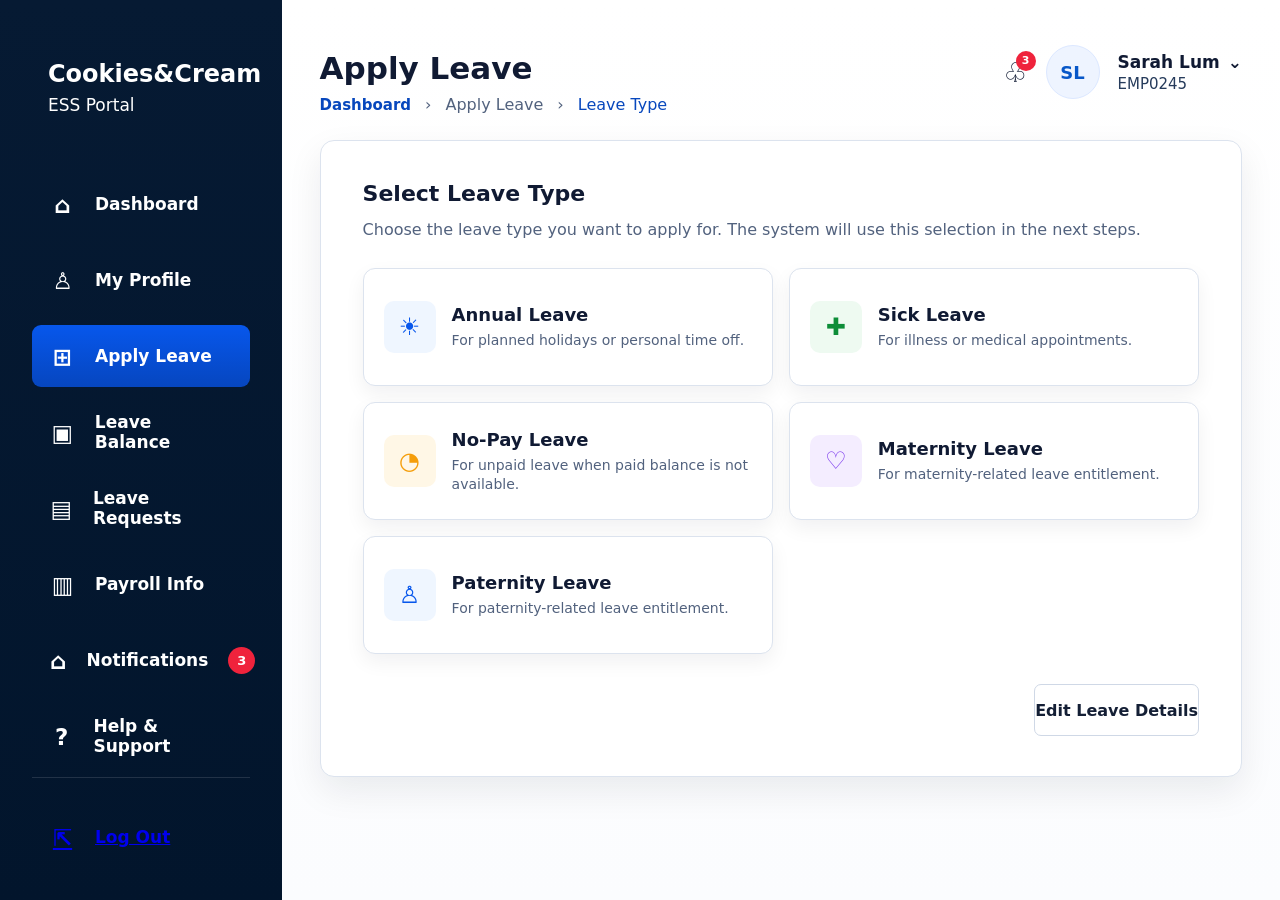
<file: leave-type.html>
<!DOCTYPE html>
<html lang="en">
<head>
  <meta charset="UTF-8" />
  <meta name="viewport" content="width=device-width, initial-scale=1.0" />
  <title>Leave Type</title>
  <link rel="stylesheet" href="styles.css" />
</head>
<body>
<main class="mockup">

<aside class="sidebar">
  <div class="brand"><div class="brand-icon"></div><div class="brand-text"><strong>Cookies&Cream</strong><span>ESS Portal</span></div></div>
  <nav class="nav">
    <a href="index.html"><div class="nav-item"><span class="nav-icon">⌂</span>Dashboard</div></a>
    <a href="profile.html"><div class="nav-item"><span class="nav-icon">♙</span>My Profile</div></a>
    <a href="apply-form.html"><div class="nav-item active"><span class="nav-icon">⊞</span>Apply Leave</div></a>
    <a href="leave-balance.html"><div class="nav-item"><span class="nav-icon">▣</span>Leave Balance</div></a>
    <a href="leave-requests.html"><div class="nav-item"><span class="nav-icon">▤</span>Leave Requests</div></a>
    <a href="payroll.html"><div class="nav-item"><span class="nav-icon">▥</span>Payroll Info</div></a>
    <a href="notifications.html"><div class="nav-item"><span class="nav-icon">⌂</span>Notifications <span class="badge">3</span></div></a>
    <a href="help.html"><div class="nav-item"><span class="nav-icon">?</span>Help &amp; Support</div></a>
  </nav>
  <div class="logout"><a href="login.html"><div class="nav-item"><span class="nav-icon">⇱</span>Log Out</div></a></div>
</aside>
<section class="content">
<div class="topbar">
  <div><h1>Apply Leave</h1><div class="breadcrumb"><span class="link">Dashboard</span><span>›</span><span class="">Apply Leave</span><span>›</span><span class="current">Leave Type</span></div></div>
  
<div class="user-area">
  <a class="bell" href="notifications.html">♧<span class="tiny-badge">3</span></a>
  <div class="avatar">SL</div>
  <a class="user-profile-link" href="profile.html"><div class="user-name">Sarah Lum <span>⌄</span></div><div class="emp-id">EMP0245</div></a>
</div>

</div>

<div class="card form-card">
  <h2 class="section-title">Select Leave Type</h2>
  <p class="helper-text">Choose the leave type you want to apply for. The system will use this selection in the next steps.</p>
  <div class="leave-options">
    <a class="leave-option" href="select-dates.html" onclick="localStorage.setItem('leaveType','Annual Leave'); localStorage.removeItem('startDate'); localStorage.removeItem('endDate'); localStorage.removeItem('totalDays');">
      <div class="option-icon tile-blue">☀</div>
      <div><strong>Annual Leave</strong><span>For planned holidays or personal time off.</span></div>
    </a>
    <a class="leave-option" href="select-dates.html" onclick="localStorage.setItem('leaveType','Sick Leave'); localStorage.removeItem('startDate'); localStorage.removeItem('endDate'); localStorage.removeItem('totalDays');">
      <div class="option-icon tile-green">✚</div>
      <div><strong>Sick Leave</strong><span>For illness or medical appointments.</span></div>
    </a>
    <a class="leave-option" href="select-dates.html" onclick="localStorage.setItem('leaveType','No-Pay Leave'); localStorage.removeItem('startDate'); localStorage.removeItem('endDate'); localStorage.removeItem('totalDays');">
      <div class="option-icon tile-orange">◔</div>
      <div><strong>No-Pay Leave</strong><span>For unpaid leave when paid balance is not available.</span></div>
    </a>
    <a class="leave-option" href="select-dates.html" onclick="localStorage.setItem('leaveType','Maternity Leave'); localStorage.removeItem('startDate'); localStorage.removeItem('endDate'); localStorage.removeItem('totalDays');">
      <div class="option-icon tile-purple">♡</div>
      <div><strong>Maternity Leave</strong><span>For maternity-related leave entitlement.</span></div>
    </a>
    <a class="leave-option" href="select-dates.html" onclick="localStorage.setItem('leaveType','Paternity Leave'); localStorage.removeItem('startDate'); localStorage.removeItem('endDate'); localStorage.removeItem('totalDays');">
      <div class="option-icon tile-blue">♙</div>
      <div><strong>Paternity Leave</strong><span>For paternity-related leave entitlement.</span></div>
    </a>
  </div>
  <div class="button-row"><a class="btn" href="apply-form.html">Edit Leave Details</a></div>
</div>
</section></main>
</body>
</html>
</file>
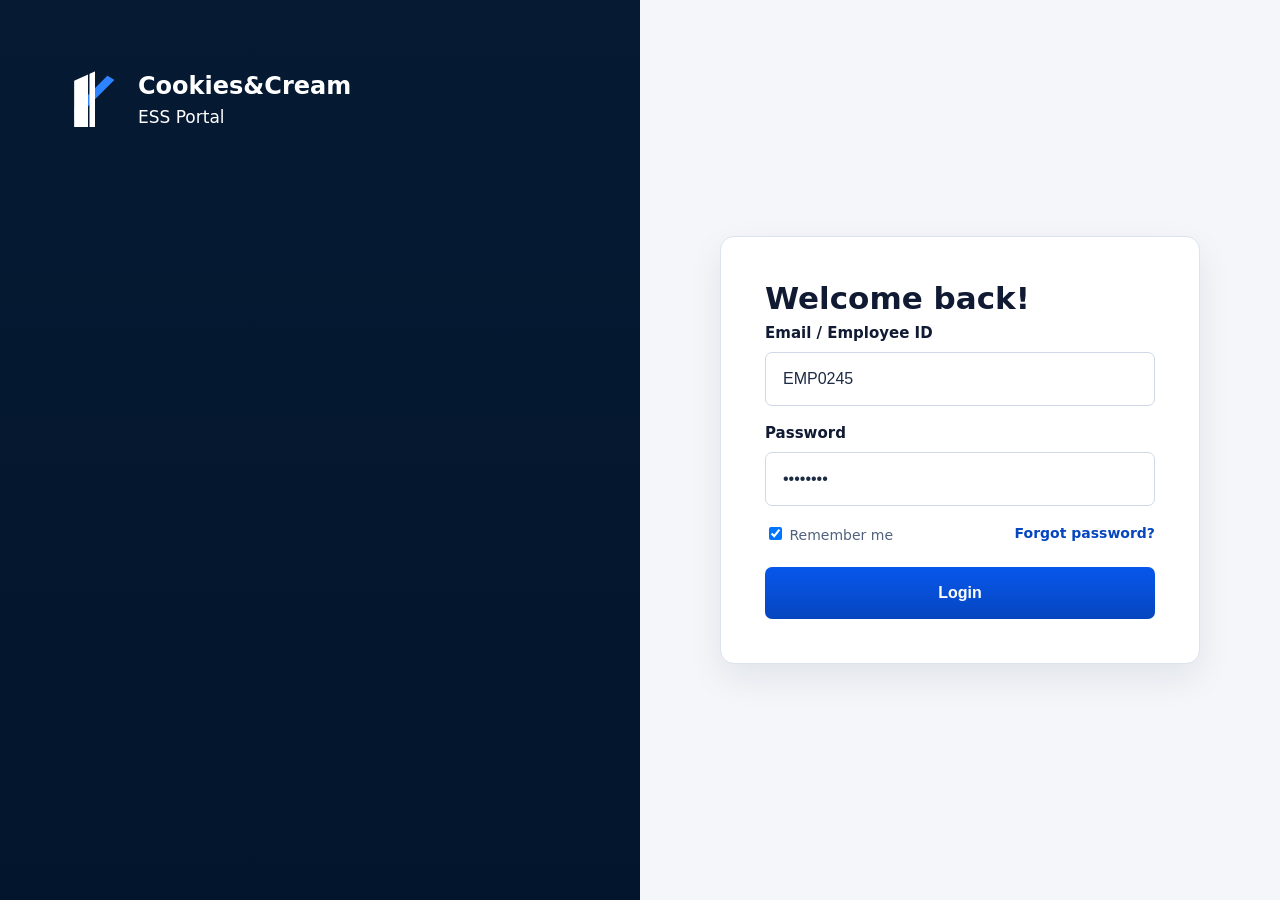
<file: login.html>
<!DOCTYPE html>
<html lang="en">
<head>
  <meta charset="UTF-8" />
  <meta name="viewport" content="width=device-width, initial-scale=1.0" />
  <title>Login - ANYBusiness ESS Portal</title>
  <link rel="stylesheet" href="styles.css" />
</head>
<body>
<main class="login-page">
  <section class="login-hero">
    <div class="login-brand">
      <div class="brand-icon"></div>
      <div class="brand-text"><strong>Cookies&Cream</strong><span>ESS Portal</span></div>
    <!-- </div>
    <div class="hero-copy">
      <p class="eyebrow">Employee Self-Service</p>
      <h1>Manage leave quickly, clearly, and securely.</h1>
      <p>Log in to submit leave requests, check balances, view request status, and access your payslip from any device.</p>
    </div> -->
  </section>
  <section class="login-panel">
    <div class="login-card card">
      <!-- <div class="login-avatar">SL</div> -->
      <h1>Welcome back!</h1>
      <!-- <p class="login-sub">Sign in as Sarah Lum to continue.</p> -->
      <form action="index.html">
        <div class="field">
          <label>Email / Employee ID</label>
          <input class="text-input" type="text" value="EMP0245" aria-label="Email or Employee ID" />
        </div>
        <div class="field">
          <label>Password</label>
          <input class="text-input" type="password" value="password" aria-label="Password" />
        </div>
        <div class="login-options">
          <label><input type="checkbox" checked /> Remember me</label>
          <a href="forgot-password.html">Forgot password?</a>
        </div>
        <button class="btn primary login-btn" type="submit">Login</button>
      </form>
      <!-- <div class="login-note">Demo account for Task 1.4 mock-up: Sarah Lum · EMP0245</div> -->
    </div>
  </section>
</main>
</body>
</html>
</file>
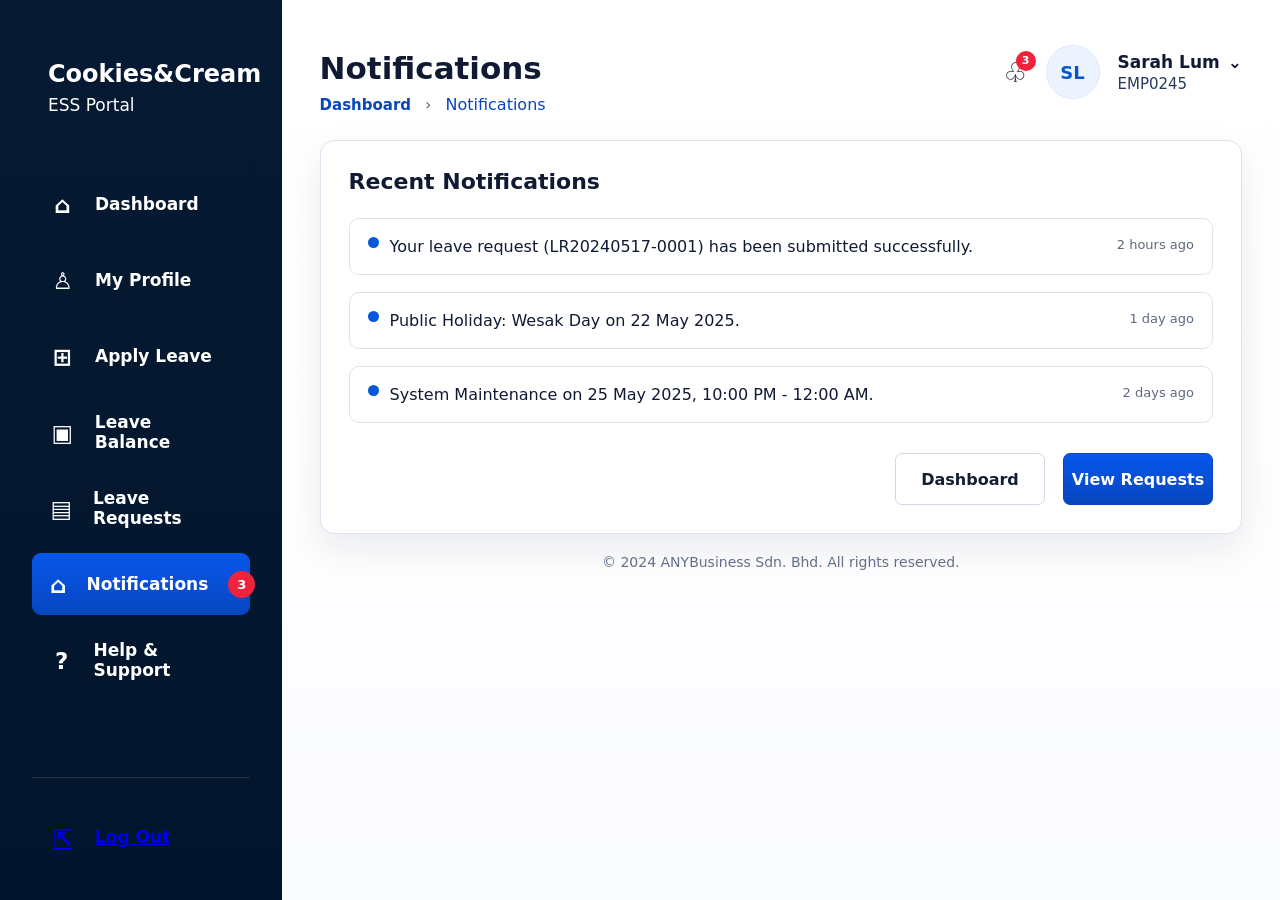
<file: notifications.html>
<!DOCTYPE html>
<html lang="en">
<head>
  <meta charset="UTF-8" />
  <meta name="viewport" content="width=device-width, initial-scale=1.0" />
  <title>Notifications</title>
  <link rel="stylesheet" href="styles.css" />
</head>
<body>
<main class="mockup">
<aside class="sidebar">
  <div class="brand"><div class="brand-icon"></div><div class="brand-text"><strong>Cookies&Cream</strong><span>ESS Portal</span></div></div>
  <nav class="nav"><a href="index.html"><div class="nav-item "><span class="nav-icon">⌂</span>Dashboard</div></a>
<a href="profile.html"><div class="nav-item "><span class="nav-icon">♙</span>My Profile</div></a>
<a href="apply-form.html"><div class="nav-item "><span class="nav-icon">⊞</span>Apply Leave</div></a>
<a href="leave-balance.html"><div class="nav-item "><span class="nav-icon">▣</span>Leave Balance</div></a>
<a href="leave-requests.html"><div class="nav-item "><span class="nav-icon">▤</span>Leave Requests</div></a>
<a href="notifications.html"><div class="nav-item active"><span class="nav-icon">⌂</span>Notifications <span class="badge">3</span></div></a>
<a href="help.html"><div class="nav-item "><span class="nav-icon">?</span>Help &amp; Support</div></a></nav>
  <div class="logout"><a href="login.html"><div class="nav-item"><span class="nav-icon">⇱</span>Log Out</div></a></div>
</aside>
<section class="content">
<div class="topbar">
  <div><h1>Notifications</h1><div class="breadcrumb"><a href="index.html" class="link">Dashboard</a><span>›</span><span class="current">Notifications</span></div></div>
  <div class="user-area"><a class="bell" href="notifications.html">♧<span class="tiny-badge">3</span></a><div class="avatar">SL</div><a class="user-profile-link" href="profile.html"><div class="user-name">Sarah Lum <span>⌄</span></div><div class="emp-id">EMP0245</div></a></div>
</div>

<div class="card wide-card">
  <h2 class="section-title">Recent Notifications</h2>
  <div class="notification-list large-list">
    <a href="leave-requests.html" class="notification-item clickable"><span class="dot blue"></span><span>Your leave request (LR20240517-0001) has been submitted successfully.</span><span class="time">2 hours ago</span></a>
    <a href="calendar.html" class="notification-item clickable"><span class="dot blue"></span><span>Public Holiday: Wesak Day on 22 May 2025.</span><span class="time">1 day ago</span></a>
    <a href="help.html" class="notification-item clickable"><span class="dot blue"></span><span>System Maintenance on 25 May 2025, 10:00 PM - 12:00 AM.</span><span class="time">2 days ago</span></a>
  </div>
  <div class="button-row"><a class="btn" href="index.html">Dashboard</a><a class="btn primary" href="leave-requests.html">View Requests</a></div>
</div>
<div class="footer">© 2024 ANYBusiness Sdn. Bhd. All rights reserved.</div>
</section></main>
</body>
</html>
</file>
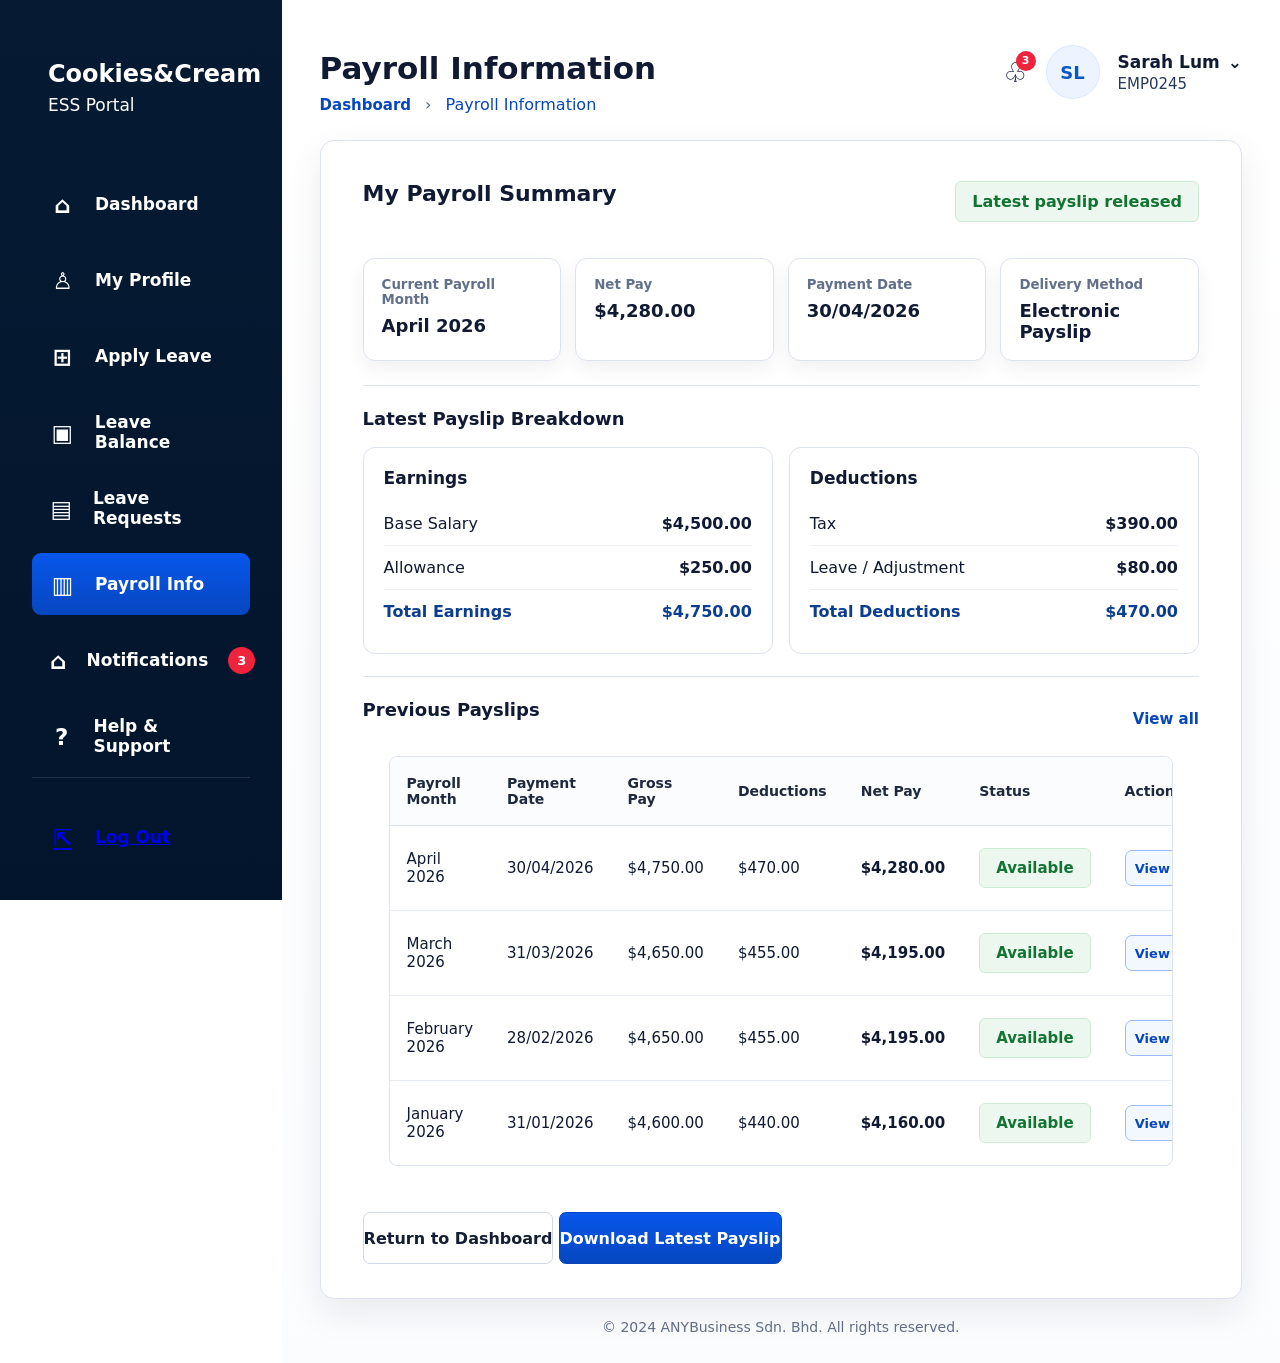
<file: payroll.html>
<!DOCTYPE html>
<html lang="en">
<head>
  <meta charset="UTF-8" />
  <meta name="viewport" content="width=device-width, initial-scale=1.0" />
  <title>Payroll Information</title>
  <link rel="stylesheet" href="styles.css" />
</head>
<body>
<main class="mockup">

<aside class="sidebar">
  <div class="brand"><div class="brand-icon"></div><div class="brand-text"><strong>Cookies&Cream</strong><span>ESS Portal</span></div></div>
  <nav class="nav">
    <a href="index.html"><div class="nav-item"><span class="nav-icon">⌂</span>Dashboard</div></a>
    <a href="profile.html"><div class="nav-item"><span class="nav-icon">♙</span>My Profile</div></a>
    <a href="apply-form.html"><div class="nav-item"><span class="nav-icon">⊞</span>Apply Leave</div></a>
    <a href="leave-balance.html"><div class="nav-item"><span class="nav-icon">▣</span>Leave Balance</div></a>
    <a href="leave-requests.html"><div class="nav-item"><span class="nav-icon">▤</span>Leave Requests</div></a>
    <a href="payroll.html"><div class="nav-item active"><span class="nav-icon">▥</span>Payroll Info</div></a>
    <a href="notifications.html"><div class="nav-item"><span class="nav-icon">⌂</span>Notifications <span class="badge">3</span></div></a>
    <a href="help.html"><div class="nav-item"><span class="nav-icon">?</span>Help &amp; Support</div></a>
  </nav>
  <div class="logout"><a href="login.html"><div class="nav-item"><span class="nav-icon">⇱</span>Log Out</div></a></div>
</aside>
<section class="content">
<div class="topbar">
  <div><h1>Payroll Information</h1><div class="breadcrumb"><a class="link" href="index.html">Dashboard</a><span>›</span><span class="current">Payroll Information</span></div></div>
  
<div class="user-area">
  <a class="bell" href="notifications.html">♧<span class="tiny-badge">3</span></a>
  <div class="avatar">SL</div>
  <a class="user-profile-link" href="profile.html"><div class="user-name">Sarah Lum <span>⌄</span></div><div class="emp-id">EMP0245</div></a>
</div>

</div>

<div class="card form-card payroll-card">
  <div class="form-card-header">
    <div>
      <h2 class="section-title">My Payroll Summary</h2>
      <!-- <p class="helper-text">Sarah can quickly view the latest payslip, check previous payslips, and download payroll records without contacting HR.</p> -->
    </div>
    <span class="status-pill approved">Latest payslip released</span>
  </div>

  <div class="payroll-overview">
    <div class="payroll-stat"><small>Current Payroll Month</small><strong>April 2026</strong></div>
    <div class="payroll-stat"><small>Net Pay</small><strong>$4,280.00</strong></div>
    <div class="payroll-stat"><small>Payment Date</small><strong>30/04/2026</strong></div>
    <div class="payroll-stat"><small>Delivery Method</small><strong>Electronic Payslip</strong></div>
  </div>

  <div class="mini-section">
    <h3 class="mini-title">Latest Payslip Breakdown</h3>
    <div class="payslip-grid">
      <div class="payslip-panel">
        <h4>Earnings</h4>
        <div class="pay-line"><span>Base Salary</span><strong>$4,500.00</strong></div>
        <div class="pay-line"><span>Allowance</span><strong>$250.00</strong></div>
        <div class="pay-line total"><span>Total Earnings</span><strong>$4,750.00</strong></div>
      </div>
      <div class="payslip-panel">
        <h4>Deductions</h4>
        <div class="pay-line"><span>Tax</span><strong>$390.00</strong></div>
        <div class="pay-line"><span>Leave / Adjustment</span><strong>$80.00</strong></div>
        <div class="pay-line total"><span>Total Deductions</span><strong>$470.00</strong></div>
      </div>
    </div>
  </div>

  <div class="mini-section">
    <div class="panel-header"><h3 class="mini-title">Previous Payslips</h3><a href="payroll.html" class="link">View all</a></div>
    <div class="table-wrap payroll-history-table">
      <table>
        <thead><tr><th>Payroll Month</th><th>Payment Date</th><th>Gross Pay</th><th>Deductions</th><th>Net Pay</th><th>Status</th><th>Action</th></tr></thead>
        <tbody>
          <tr><td>April 2026</td><td>30/04/2026</td><td>$4,750.00</td><td>$470.00</td><td><strong>$4,280.00</strong></td><td><span class="status-pill approved">Available</span></td><td><a class="track-link" href="payroll.html">View Payslip</a></td></tr>
          <tr><td>March 2026</td><td>31/03/2026</td><td>$4,650.00</td><td>$455.00</td><td><strong>$4,195.00</strong></td><td><span class="status-pill approved">Available</span></td><td><a class="track-link" href="payroll.html">View Payslip</a></td></tr>
          <tr><td>February 2026</td><td>28/02/2026</td><td>$4,650.00</td><td>$455.00</td><td><strong>$4,195.00</strong></td><td><span class="status-pill approved">Available</span></td><td><a class="track-link" href="payroll.html">View Payslip</a></td></tr>
          <tr><td>January 2026</td><td>31/01/2026</td><td>$4,600.00</td><td>$440.00</td><td><strong>$4,160.00</strong></td><td><span class="status-pill approved">Available</span></td><td><a class="track-link" href="payroll.html">View Payslip</a></td></tr>
        </tbody>
      </table>
    </div>
  </div>

  <!-- <div class="mini-section">
    <h3 class="mini-title">Payroll Process Status</h3>
    <div class="process-flow track-flow payroll-flow">
      <div class="process-step done"><span>1</span><strong>Payroll Calculated</strong><small>Salary, allowance, tax and deductions processed.</small></div>
      <div class="process-step done"><span>2</span><strong>HR Approved</strong><small>Payroll batch approved by HR Manager.</small></div>
      <div class="process-step done"><span>3</span><strong>Finance Posted</strong><small>Payment data sent to Finance Module.</small></div>
      <div class="process-step current"><span>4</span><strong>Payslip Available</strong><small>Sarah can view current and previous electronic payslips.</small></div>
    </div>
  </div> -->

  <div class="form-corner-actions">
    <a class="btn" href="index.html">Return to Dashboard</a>
    <a class="btn primary" href="payroll.html">Download Latest Payslip</a>
  </div>
</div>
<div class="footer">© 2024 ANYBusiness Sdn. Bhd. All rights reserved.</div>
</section></main>
</body>
</html>
</file>
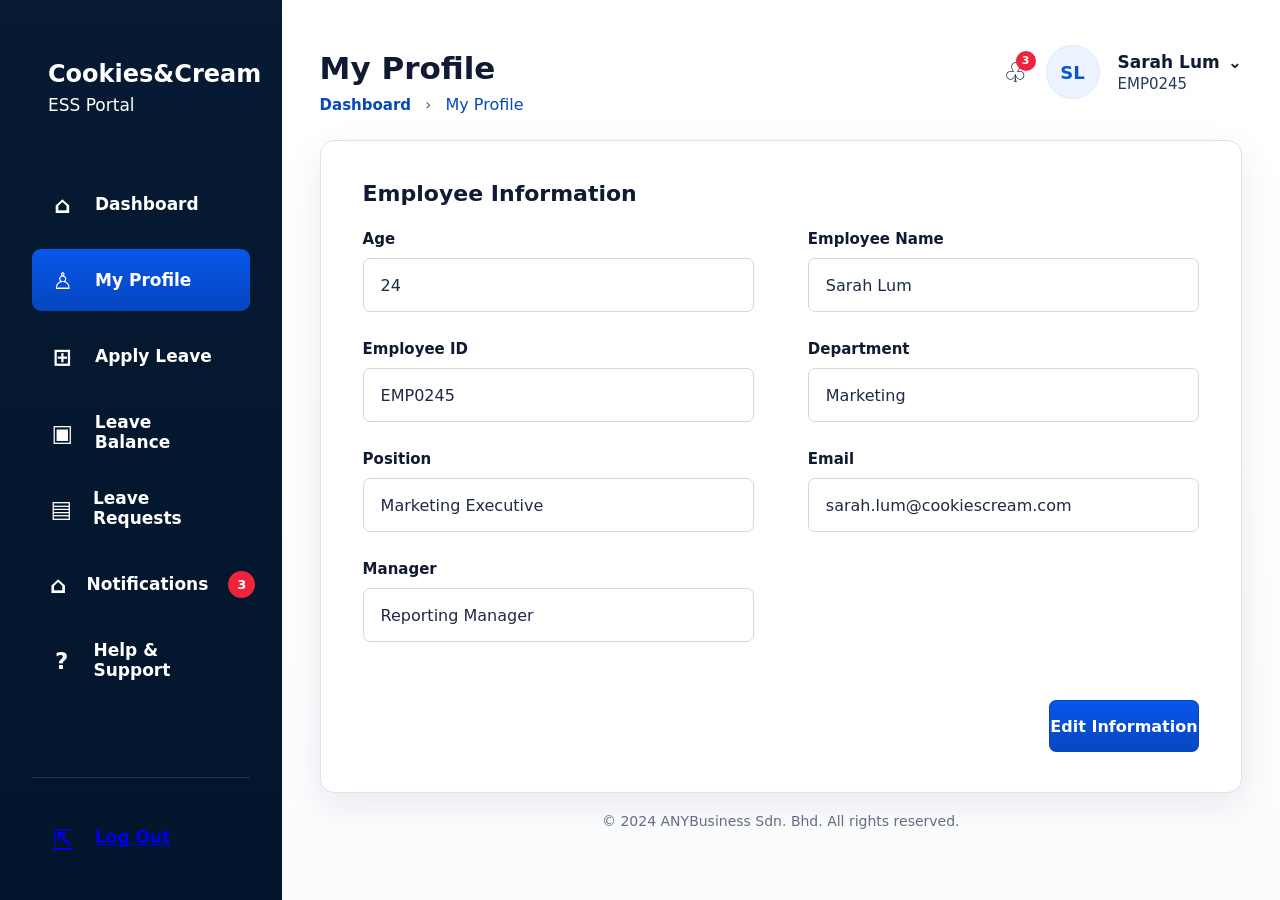
<file: profile.html>
<!DOCTYPE html>
<html lang="en">
<head>
  <meta charset="UTF-8" />
  <meta name="viewport" content="width=device-width, initial-scale=1.0" />
  <title>My Profile</title>
  <link rel="stylesheet" href="styles.css" />
</head>
<body>
<main class="mockup">
<aside class="sidebar">
  <div class="brand"><div class="brand-icon"></div><div class="brand-text"><strong>Cookies&Cream</strong><span>ESS Portal</span></div></div>
  <nav class="nav"><a href="index.html"><div class="nav-item "><span class="nav-icon">⌂</span>Dashboard</div></a>
<a href="profile.html"><div class="nav-item active"><span class="nav-icon">♙</span>My Profile</div></a>
<a href="apply-form.html"><div class="nav-item "><span class="nav-icon">⊞</span>Apply Leave</div></a>
<a href="leave-balance.html"><div class="nav-item "><span class="nav-icon">▣</span>Leave Balance</div></a>
<a href="leave-requests.html"><div class="nav-item "><span class="nav-icon">▤</span>Leave Requests</div></a>
<a href="notifications.html"><div class="nav-item "><span class="nav-icon">⌂</span>Notifications <span class="badge">3</span></div></a>
<a href="help.html"><div class="nav-item "><span class="nav-icon">?</span>Help &amp; Support</div></a></nav>
  <div class="logout"><a href="login.html"><div class="nav-item"><span class="nav-icon">⇱</span>Log Out</div></a></div>
</aside>
<section class="content">
<div class="topbar">
  <div><h1>My Profile</h1><div class="breadcrumb"><a href="index.html" class="link">Dashboard</a><span>›</span><span class="current">My Profile</span></div></div>
  <div class="user-area"><a class="bell" href="notifications.html">♧<span class="tiny-badge">3</span></a><div class="avatar">SL</div><a class="user-profile-link" href="profile.html"><div class="user-name">Sarah Lum <span>⌄</span></div><div class="emp-id">EMP0245</div></a></div>
</div>

<div class="card form-card">
  <h2 class="section-title">Employee Information</h2>
  <div class="form-grid">
    <div class="field"><label>Age</label><div class="input">24</div></div>
    <div class="field"><label>Employee Name</label><div class="input">Sarah Lum</div></div>
    <div class="field"><label>Employee ID</label><div class="input">EMP0245</div></div>
    <div class="field"><label>Department</label><div class="input">Marketing</div></div>
    <div class="field"><label>Position</label><div class="input">Marketing Executive</div></div>
    <div class="field"><label>Email</label><div class="input">sarah.lum@cookiescream.com</div></div>
    <div class="field"><label>Manager</label><div class="input">Reporting Manager</div></div>
  </div>
  <div class="button-row">
    <!-- <a class="btn" href="index.html">Dashboard</a> -->
    <a class="btn primary" href="apply-form.html">Edit Information</a></div>
</div>
<div class="footer">© 2024 ANYBusiness Sdn. Bhd. All rights reserved.</div>
</section></main>
</body>
</html>
</file>
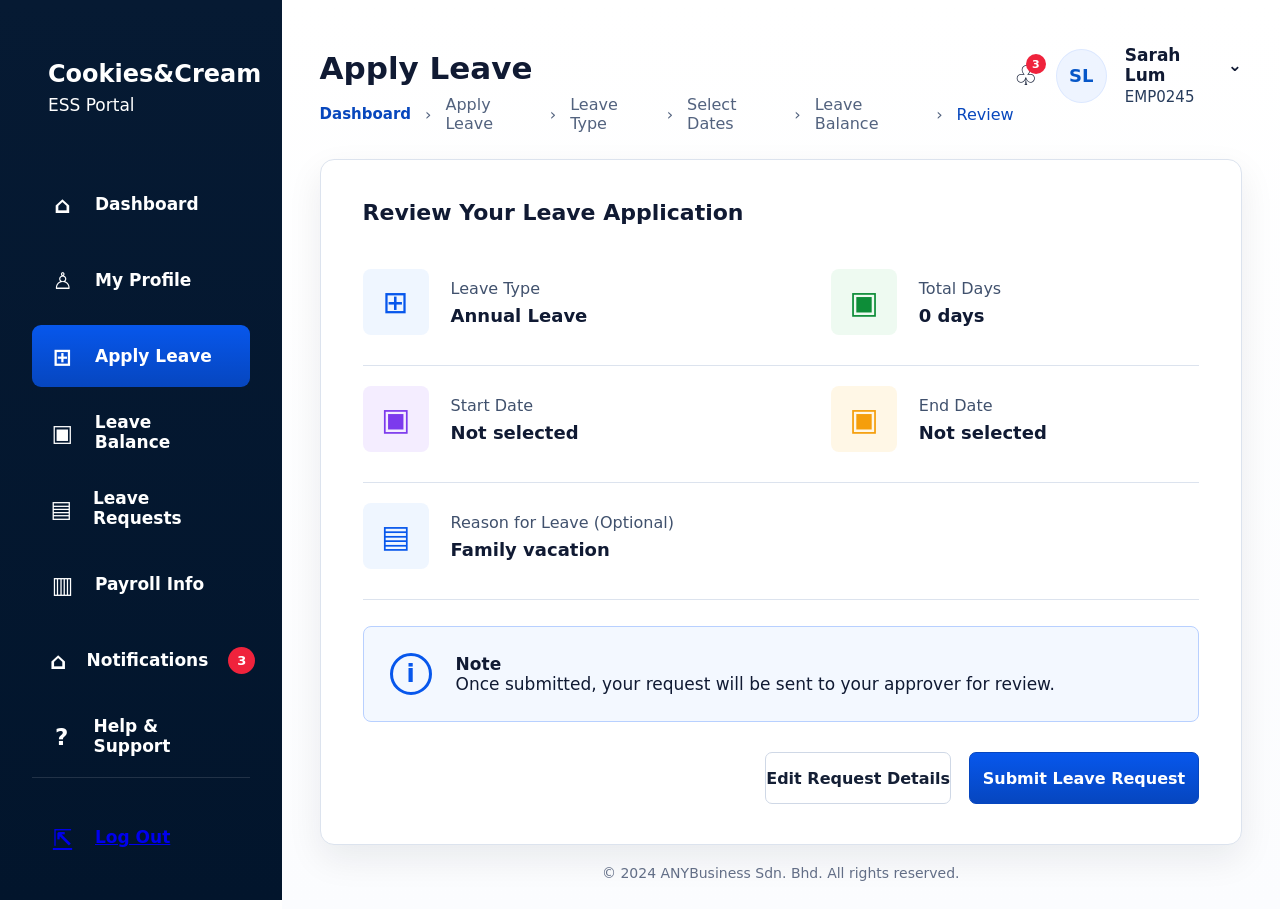
<file: review.html>
<!DOCTYPE html>
<html lang="en">
<head>
  <meta charset="UTF-8" />
  <meta name="viewport" content="width=device-width, initial-scale=1.0" />
  <title>Review</title>
  <link rel="stylesheet" href="styles.css" />
</head>
<body>
<main class="mockup">

<aside class="sidebar">
  <div class="brand"><div class="brand-icon"></div><div class="brand-text"><strong>Cookies&Cream</strong><span>ESS Portal</span></div></div>
  <nav class="nav">
    <a href="index.html"><div class="nav-item"><span class="nav-icon">⌂</span>Dashboard</div></a>
    <a href="profile.html"><div class="nav-item"><span class="nav-icon">♙</span>My Profile</div></a>
    <a href="apply-form.html"><div class="nav-item active"><span class="nav-icon">⊞</span>Apply Leave</div></a>
    <a href="leave-balance.html"><div class="nav-item"><span class="nav-icon">▣</span>Leave Balance</div></a>
    <a href="leave-requests.html"><div class="nav-item"><span class="nav-icon">▤</span>Leave Requests</div></a>
    <a href="payroll.html"><div class="nav-item"><span class="nav-icon">▥</span>Payroll Info</div></a>
    <a href="notifications.html"><div class="nav-item"><span class="nav-icon">⌂</span>Notifications <span class="badge">3</span></div></a>
    <a href="help.html"><div class="nav-item"><span class="nav-icon">?</span>Help &amp; Support</div></a>
  </nav>
  <div class="logout"><a href="login.html"><div class="nav-item"><span class="nav-icon">⇱</span>Log Out</div></a></div>
</aside>
<section class="content">
<div class="topbar">
  <div><h1>Apply Leave</h1><div class="breadcrumb"><span class="link">Dashboard</span><span>›</span><span class="">Apply Leave</span><span>›</span><span class="">Leave Type</span><span>›</span><span class="">Select Dates</span><span>›</span><span class="">Leave Balance</span><span>›</span><span class="current">Review</span></div></div>
  
<div class="user-area">
  <a class="bell" href="notifications.html">♧<span class="tiny-badge">3</span></a>
  <div class="avatar">SL</div>
  <a class="user-profile-link" href="profile.html"><div class="user-name">Sarah Lum <span>⌄</span></div><div class="emp-id">EMP0245</div></a>
</div>

</div>

<div class="card form-card">
  <h2 class="section-title">Review Your Leave Application</h2>
  <div class="review-row">
    <div class="review-item"><div class="icon-tile tile-blue">⊞</div><div><div class="review-label">Leave Type</div><div class="review-value chosen-leave-type">Annual Leave</div></div></div>
    <div class="review-item"><div class="icon-tile tile-green">▣</div><div><div class="review-label">Total Days</div><div class="review-value" data-fill="totalDays">0 days</div></div></div>
  </div>
  <div class="review-row">
    <div class="review-item"><div class="icon-tile tile-purple">▣</div><div><div class="review-label">Start Date</div><div class="review-value" data-fill="startDate">Not selected</div></div></div>
    <div class="review-item"><div class="icon-tile tile-orange">▣</div><div><div class="review-label">End Date</div><div class="review-value" data-fill="endDate">Not selected</div></div></div>
  </div>
  <div class="review-row" style="grid-template-columns:1fr;"><div class="review-item"><div class="icon-tile tile-blue">▤</div><div><div class="review-label">Reason for Leave (Optional)</div><div class="review-value">Family vacation</div></div></div></div>
  <div class="info-box"><div class="info-icon">i</div><div><strong>Note</strong><br>Once submitted, your request will be sent to your approver for review.</div></div>
  <div class="button-row"><a class="btn" href="leave-balance.html">Edit Request Details</a><a class="btn primary" href="confirmation.html" style="min-width:230px;">Submit Leave Request</a></div>
</div>
<div class="footer">© 2024 ANYBusiness Sdn. Bhd. All rights reserved.</div>
</section></main>

<script>
  const chosenLeaveType = localStorage.getItem('leaveType') || 'Annual Leave';
  document.querySelectorAll('.chosen-leave-type').forEach(el => el.textContent = chosenLeaveType);
</script>

<script>
  function prettyDate(value) {
    if (!value) return 'Not selected';
    const [y, m, d] = value.split('-');
    return `${d}/${m}/${y}`;
  }
  const leaveType = localStorage.getItem('leaveType') || 'Not selected';
  const startDate = prettyDate(localStorage.getItem('startDate'));
  const endDate = prettyDate(localStorage.getItem('endDate'));
  const totalDays = localStorage.getItem('totalDays') || '0 days';
  document.querySelectorAll('[data-fill="leaveType"]').forEach(el => el.textContent = leaveType);
  document.querySelectorAll('[data-fill="startDate"]').forEach(el => el.textContent = startDate);
  document.querySelectorAll('[data-fill="endDate"]').forEach(el => el.textContent = endDate);
  document.querySelectorAll('[data-fill="totalDays"]').forEach(el => el.textContent = totalDays);
</script>
</body>
</html>
</file>
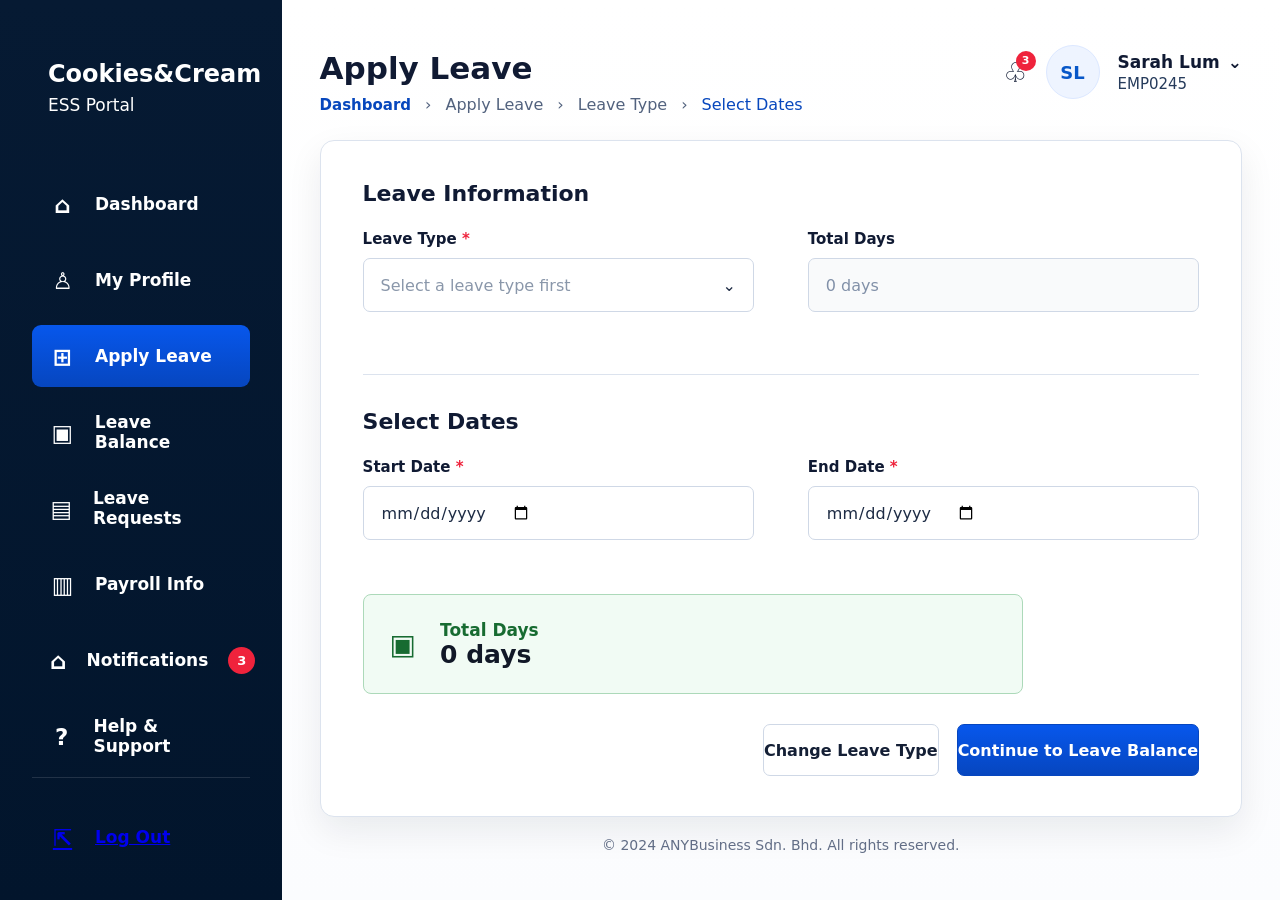
<file: select-dates.html>
<!DOCTYPE html>
<html lang="en">
<head>
  <meta charset="UTF-8" />
  <meta name="viewport" content="width=device-width, initial-scale=1.0" />
  <title>Select Dates</title>
  <link rel="stylesheet" href="styles.css" />
</head>
<body>
<main class="mockup">

<aside class="sidebar">
  <div class="brand"><div class="brand-icon"></div><div class="brand-text"><strong>Cookies&Cream</strong><span>ESS Portal</span></div></div>
  <nav class="nav">
    <a href="index.html"><div class="nav-item"><span class="nav-icon">⌂</span>Dashboard</div></a>
    <a href="profile.html"><div class="nav-item"><span class="nav-icon">♙</span>My Profile</div></a>
    <a href="apply-form.html"><div class="nav-item active"><span class="nav-icon">⊞</span>Apply Leave</div></a>
    <a href="leave-balance.html"><div class="nav-item"><span class="nav-icon">▣</span>Leave Balance</div></a>
    <a href="leave-requests.html"><div class="nav-item"><span class="nav-icon">▤</span>Leave Requests</div></a>
    <a href="payroll.html"><div class="nav-item"><span class="nav-icon">▥</span>Payroll Info</div></a>
    <a href="notifications.html"><div class="nav-item"><span class="nav-icon">⌂</span>Notifications <span class="badge">3</span></div></a>
    <a href="help.html"><div class="nav-item"><span class="nav-icon">?</span>Help &amp; Support</div></a>
  </nav>
  <div class="logout"><a href="login.html"><div class="nav-item"><span class="nav-icon">⇱</span>Log Out</div></a></div>
</aside>
<section class="content">
<div class="topbar">
  <div><h1>Apply Leave</h1><div class="breadcrumb"><span class="link">Dashboard</span><span>›</span><span class="">Apply Leave</span><span>›</span><span class="">Leave Type</span><span>›</span><span class="current">Select Dates</span></div></div>
  
<div class="user-area">
  <a class="bell" href="notifications.html">♧<span class="tiny-badge">3</span></a>
  <div class="avatar">SL</div>
  <a class="user-profile-link" href="profile.html"><div class="user-name">Sarah Lum <span>⌄</span></div><div class="emp-id">EMP0245</div></a>
</div>

</div>

<div class="card form-card">
  <h2 class="section-title">Leave Information</h2>
  <div class="form-grid">
    <div class="field"><label>Leave Type <span class="required">*</span></label><div class="input"><span class="chosen-leave-type placeholder-text">Select a leave type first</span> <span>⌄</span></div></div>
    <div class="field"><label>Total Days</label><div class="input disabled"><span class="total-days-text">0 days</span></div></div>
  </div>
  <div class="divider"></div>
  <h2 class="section-title">Select Dates</h2>
  <div class="form-grid">
    <div class="field"><label>Start Date <span class="required">*</span></label><input class="input date-input" id="start-date" type="date" /></div>
    <div class="field"><label>End Date <span class="required">*</span></label><input class="input date-input" id="end-date" type="date" /></div>
  </div>
  <div class="info-box green-total"><span style="font-size:28px;">▣</span><div><div style="font-weight:800;">Total Days</div><div class="total-days-text" style="font-size:25px;font-weight:900;color:#111827;">0 days</div></div></div>
  <div class="button-row"><a class="btn" href="leave-type.html">Change Leave Type</a><a class="btn primary" id="continue-balance" href="leave-balance.html">Continue to Leave Balance</a></div>
</div>
<div class="footer">© 2024 ANYBusiness Sdn. Bhd. All rights reserved.</div>
</section></main>

<script>
  const chosenLeaveType = localStorage.getItem('leaveType');
  document.querySelectorAll('.chosen-leave-type').forEach(el => {
    if (chosenLeaveType) {
      el.textContent = chosenLeaveType;
      el.classList.remove('placeholder-text');
    }
  });

  const startInput = document.getElementById('start-date');
  const endInput = document.getElementById('end-date');
  const totalEls = document.querySelectorAll('.total-days-text');
  const continueBtn = document.getElementById('continue-balance');

  function formatDays(days) {
    return days === 1 ? '1 day' : `${days} days`;
  }

  function updateTotalDays() {
    const start = startInput.value ? new Date(startInput.value) : null;
    const end = endInput.value ? new Date(endInput.value) : null;
    let days = 0;
    if (start && end && end >= start) {
      days = Math.round((end - start) / (1000 * 60 * 60 * 24)) + 1;
    }
    const text = formatDays(days);
    totalEls.forEach(el => el.textContent = text);
    localStorage.setItem('totalDays', text);
  }

  startInput.addEventListener('change', updateTotalDays);
  endInput.addEventListener('change', updateTotalDays);

  continueBtn.addEventListener('click', (event) => {
    if (!chosenLeaveType) {
      event.preventDefault();
      alert('Please select a leave type first.');
      window.location.href = 'leave-type.html';
      return;
    }
    if (!startInput.value || !endInput.value) {
      event.preventDefault();
      alert('Please select both start date and end date.');
      return;
    }
    if (new Date(endInput.value) < new Date(startInput.value)) {
      event.preventDefault();
      alert('End date cannot be earlier than start date.');
      return;
    }
    localStorage.setItem('startDate', startInput.value);
    localStorage.setItem('endDate', endInput.value);
    updateTotalDays();
  });
</script>
</body>
</html>
</file>
<file: styles.css>
:root{
  --navy:#061a33; --navy-2:#02152c; --blue:#064ad8; --light:#f7f9fc;
  --card:#fff; --border:#dce3ee; --muted:#62708a; --text:#101a33;
  --green:#0f8a3b; --orange:#f59e0b; --red:#ef4444; --purple:#7c3aed;
  --shadow:0 14px 35px rgba(16,24,40,.08); --soft-shadow:0 8px 20px rgba(16,24,40,.06);
  --font:Inter,ui-sans-serif,system-ui,-apple-system,BlinkMacSystemFont,"Segoe UI",Arial,sans-serif;
}
*{box-sizing:border-box}
body{margin:0;background:#f4f6fa;font-family:var(--font);color:var(--text)}
.mockup{width:1448px;height:1086px;margin:0 auto;background:#fff;display:flex;overflow:hidden;box-shadow:0 24px 70px rgba(15,23,42,.10)}
.sidebar{width:314px;height:100%;background:linear-gradient(180deg,var(--navy),var(--navy-2));color:#fff;padding:58px 32px 32px;display:flex;flex-direction:column;flex-shrink:0}
.brand{display:flex;align-items:center;gap:16px;margin-bottom:55px}
.brand-icon{width:52px;height:60px;position:relative}
.brand-icon:before{content:"";position:absolute;inset:0;background:linear-gradient(90deg,transparent 37%,#fff 38% 48%,transparent 49%),linear-gradient(90deg,#fff 0 34%,transparent 35% 100%),linear-gradient(135deg,transparent 0 38%,#2e84ff 39% 48%,transparent 49%);clip-path:polygon(8% 18%,54% 0,92% 20%,92% 95%,8% 95%)}
.brand-text strong{display:block;font-size:24px;line-height:1.1}.brand-text span{display:block;margin-top:7px;font-size:17px}
.nav{display:flex;flex-direction:column;gap:14px}.nav a{text-decoration:none;color:#fff}
.nav-item{height:62px;display:flex;align-items:center;gap:20px;padding:0 18px;border-radius:9px;font-weight:700;font-size:17px;position:relative}
.nav-item.active{background:linear-gradient(180deg,#0757ec,#0646bf)}
.nav-icon{width:25px;height:25px;display:grid;place-items:center;font-size:23px}.badge{margin-left:auto;min-width:27px;height:27px;border-radius:999px;background:#ef233c;color:#fff;display:grid;place-items:center;font-size:13px;font-weight:800}
.logout{margin-top:auto;border-top:1px solid rgba(255,255,255,.12);padding-top:28px}
.content{flex:1;padding:58px 38px 28px;background:linear-gradient(180deg,#fff,#fbfcfe);position:relative}
.topbar{display:flex;justify-content:space-between;align-items:flex-start;margin-bottom:26px}
h1{margin:0 0 10px;font-size:31px;line-height:1.1}.breadcrumb{color:#52627e;font-size:16px;display:flex;gap:14px;align-items:center}.breadcrumb .current,.breadcrumb .link{color:#0747bd}
.user-area{display:flex;align-items:center;gap:18px;margin-top:-6px}.bell{position:relative;font-size:27px;line-height:1}.bell .tiny-badge{position:absolute;top:-8px;right:-8px;width:20px;height:20px;border-radius:50%;background:#ef233c;color:#fff;display:grid;place-items:center;font-size:11px;font-weight:800}
.avatar{width:54px;height:54px;border-radius:50%;background:#eef4ff;color:#0757c8;display:grid;place-items:center;font-weight:900;font-size:18px;border:1px solid #dce8ff}.user-name{display:flex;align-items:center;gap:8px;font-size:17px;font-weight:800}.emp-id{color:#263b5b;font-size:15px;margin-top:3px}
.card{background:var(--card);border:1px solid var(--border);border-radius:14px;box-shadow:var(--shadow)}
.welcome-card{height:232px;padding:30px 34px;display:flex;align-items:flex-start;gap:28px;margin-bottom:28px}.big-avatar{width:88px;height:88px;border-radius:50%;background:#eef4ff;color:#0646bf;display:grid;place-items:center;font-size:36px;font-weight:900;border:1px solid #dce7fb;flex-shrink:0}
.welcome-title{font-size:24px;font-weight:900;margin:10px 0 8px}.welcome-sub{color:#56657e;font-size:16px;margin-bottom:36px}.profile-facts{display:flex;gap:70px}.fact{display:flex;gap:14px;align-items:flex-start;min-width:160px}.fact-icon{width:24px;height:24px;display:grid;place-items:center;color:#3d4b65;font-size:20px}.fact small{color:#52627e;display:block;margin-bottom:6px}.fact strong{font-size:16px}
.grid{display:grid;grid-template-columns:1.62fr 1fr;gap:18px;margin-bottom:18px}.panel{padding:22px}.panel-header{display:flex;justify-content:space-between;align-items:center;margin-bottom:18px}.panel-title{margin:0;font-size:19px;font-weight:900}.link{color:#0646bf;text-decoration:none;font-size:15px;font-weight:700}
.balance-row{display:grid;grid-template-columns:repeat(4,1fr);gap:10px}.balance-box{border:1px solid var(--border);border-radius:10px;padding:20px 20px 18px;min-height:142px}.balance-box h4{margin:0 0 12px;font-size:15px}.balance-num{font-size:36px;line-height:1;font-weight:900;margin-bottom:8px}.green{color:var(--green)}.orange{color:var(--orange)}.blue{color:#0b66c3}.purple{color:var(--purple)}.red{color:#dc2626}
.status-list{display:grid;gap:23px;padding:14px 2px 4px}.status-line{display:flex;align-items:center;gap:14px;font-size:16px}.status-line strong{margin-left:auto}.dot{width:11px;height:11px;border-radius:50%;display:inline-block}.dot.yellow{background:var(--orange)}.dot.green{background:#16a34a}.dot.red{background:#ef4444}.dot.blue{background:#0757d8}
.quick-row{display:grid;grid-template-columns:repeat(5,1fr);gap:12px}.quick-item{min-height:146px;border:1px solid var(--border);border-radius:10px;display:grid;place-items:center;text-align:center;font-weight:800;color:#14203a;text-decoration:none}.quick-item.active{background:#f3f8ff;border-color:#9dbafc}.quick-icon{font-size:42px;color:#0646d8;margin-bottom:10px;line-height:1}
.notification-list{display:grid;gap:17px;font-size:14px}.notification-item{display:grid;grid-template-columns:12px 1fr 80px;gap:10px;align-items:start}.time{color:#5c6980;font-size:13px;text-align:right}.footer{text-align:center;color:#647089;font-size:14px;margin-top:20px}
.wide-card{padding:28px;min-height:750px}.tabs{display:flex;gap:42px;border-bottom:1px solid var(--border);padding:0 28px;height:62px;align-items:flex-start}.tab{padding-top:8px;height:61px;font-weight:700;color:#344258;position:relative}.tab.active{color:#0646bf}.tab.active:after{content:"";position:absolute;height:3px;left:0;right:0;bottom:0;border-radius:5px;background:#0646d8}.filter-row{display:flex;justify-content:flex-end;padding:22px 26px 24px}.filter-btn{border:1px solid var(--border);background:#fff;padding:12px 22px;border-radius:8px;font-weight:800;color:#1d2b44;display:flex;gap:12px;align-items:center;font-size:15px}
table{width:100%;border-collapse:collapse;font-size:15px}.table-wrap{margin:0 26px;border:1px solid var(--border);border-radius:8px;overflow:hidden}th{background:#fbfcfe;text-align:left;padding:18px 17px;color:#1d293d;font-size:14px;border-bottom:1px solid var(--border)}td{padding:22px 17px;border-bottom:1px solid #e8edf5;vertical-align:middle}tr:last-child td{border-bottom:none}.status-pill{display:inline-flex;align-items:center;padding:10px 16px;border-radius:6px;font-weight:700}.pending{color:#c46a00;background:#fff7e7;border:1px solid #f6d394}.approved{color:#137333;background:#ecf8ef;border:1px solid #cdebd4}.rejected{color:#dc2626;background:#fff1f2;border:1px solid #fecaca}.table-footer{display:flex;justify-content:space-between;align-items:center;padding:22px 26px 0;color:#4b5b73}.pagination{display:flex;gap:8px}.page-btn{width:42px;height:42px;border:1px solid var(--border);background:#fff;border-radius:6px;display:grid;place-items:center;font-weight:800}.page-btn.current{color:#0646d8;border-color:#0646d8;background:#f8fbff}
.form-card{padding:40px 42px;min-height:690px;position:relative;display:flex;flex-direction:column}.section-title{margin:0 0 24px;font-size:22px;font-weight:900}.section-title small{font-weight:600;color:#49658f}.form-grid{display:grid;grid-template-columns:1fr 1fr;gap:28px 54px;margin-bottom:28px}.field label{display:block;font-size:15px;font-weight:800;margin-bottom:10px}.required{color:#ef233c}.input{height:54px;border:1px solid #cfd8e6;border-radius:7px;padding:0 17px;display:flex;align-items:center;justify-content:space-between;background:#fff;color:#1d2b44;font-size:16px}.date-input{width:100%;font-family:var(--font);appearance:auto}.placeholder-text{color:#8a97aa}.input.disabled{background:#f9fafb;color:#8190a8}.full{grid-column:1/-1;max-width:760px}.divider{height:1px;background:#dce3ee;margin:34px 0}.button-row{position:static;display:flex;gap:18px;justify-content:flex-end;align-self:flex-end;margin-top:auto;padding-top:30px;flex-wrap:wrap}.btn{min-width:150px;height:52px;border-radius:7px;border:1px solid #cfd8e6;background:#fff;color:#141f35;font-weight:900;font-size:16px;display:inline-grid;place-items:center;text-decoration:none}.btn.primary{background:linear-gradient(180deg,#0757ec,#0646bf);color:#fff;border-color:#0646bf}
.dropdown-wrap{position:relative;width:440px}.dropdown-wrap .input{border-color:#0757ec}.dropdown-menu{position:absolute;left:0;top:60px;width:100%;background:#fff;border:1px solid #e1e7f0;border-radius:0 0 10px 10px;box-shadow:0 18px 35px rgba(15,23,42,.13);overflow:hidden;z-index:4}.option{height:52px;display:flex;align-items:center;padding:0 18px;font-size:17px}.option.selected{background:#eef4ff;color:#0646bf;font-weight:700}
.info-box{height:96px;border-radius:8px;border:1px solid #b8d0ff;background:#f3f8ff;display:flex;align-items:center;gap:24px;padding:0 26px;margin-top:26px;font-size:17px}.info-icon{width:42px;height:42px;border-radius:50%;border:3px solid #0757ec;color:#0757ec;display:grid;place-items:center;font-size:24px;font-weight:900;flex-shrink:0}.green-total{height:100px;max-width:660px;background:#f1fbf4;border-color:#acd9b9;color:#176b31}
.review-row{display:grid;grid-template-columns:1fr 1fr;gap:100px;padding:20px 0 30px;border-bottom:1px solid var(--border)}.review-row:last-of-type{border-bottom:none}.review-item{display:flex;align-items:center;gap:22px}.icon-tile{width:66px;height:66px;border-radius:8px;display:grid;place-items:center;font-size:31px}.tile-blue{background:#eff6ff;color:#0757ec}.tile-green{background:#eefaf1;color:#0d8d38}.tile-purple{background:#f4edff;color:#7c3aed}.tile-orange{background:#fff7e6;color:#f59e0b}.review-label{color:#40516d;font-size:16px;margin-bottom:7px}.review-value{font-size:18px;font-weight:900}
.success-card{padding:36px 42px 30px;text-align:center;min-height:795px}.success-icon{width:92px;height:92px;border-radius:50%;background:#eaf8ed;color:#0f8a3b;display:grid;place-items:center;font-size:52px;margin:0 auto 20px;font-weight:900}.success-title{font-size:26px;font-weight:900;margin-bottom:10px}.success-sub{color:#4e5d76;font-size:17px;line-height:1.6;margin-bottom:26px}.summary-box{width:690px;margin:0 auto 22px;border:1px solid var(--border);border-radius:8px;overflow:hidden;text-align:left}.summary-row{display:grid;grid-template-columns:1fr 1fr;border-bottom:1px solid var(--border)}.summary-row:last-child{border-bottom:none;grid-template-columns:1fr}.summary-cell{padding:18px 28px;display:flex;align-items:center;gap:18px}.reference-label{color:#40516d;margin:10px 0 8px}.reference-box{width:290px;height:45px;margin:0 auto 18px;border-radius:6px;background:#f3f4f6;border:1px solid #e6e8ed;display:grid;place-items:center;font-size:20px;letter-spacing:.8px;color:#2d3b57}.center-button{min-width:270px;margin-bottom:18px}

/* Responsive layout + Login step */
.login-page{min-height:100vh;display:grid;grid-template-columns:1fr 1fr;background:#f4f6fa;color:var(--text)}
.login-hero{background:linear-gradient(180deg,var(--navy),var(--navy-2));color:#fff;padding:clamp(28px,6vw,70px);display:flex;flex-direction:column;justify-content:space-between;min-height:100vh}
.login-brand{display:flex;align-items:center;gap:16px}.login-brand .brand-icon:before{filter:none}.hero-copy{max-width:620px}.eyebrow{font-weight:900;letter-spacing:.12em;text-transform:uppercase;color:#a7c7ff}.hero-copy h1{font-size:clamp(34px,5vw,60px);line-height:1.05;margin:16px 0}.hero-copy p{font-size:clamp(16px,2vw,20px);line-height:1.65;color:#dbe8ff}
.login-panel{display:grid;place-items:center;padding:clamp(22px,5vw,64px)}.login-card{width:min(480px,100%);padding:clamp(28px,4vw,44px);text-align:left}.login-avatar{width:76px;height:76px;border-radius:50%;background:#eef4ff;color:#0646bf;display:grid;place-items:center;font-size:28px;font-weight:900;border:1px solid #dce7fb;margin-bottom:24px}.login-card h1{margin-bottom:8px}.login-sub{color:#56657e;margin:0 0 28px}.text-input{width:100%;height:54px;border:1px solid #cfd8e6;border-radius:7px;padding:0 17px;font-size:16px;background:#fff;color:#1d2b44}.login-card .field{margin-bottom:18px}.login-options{display:flex;justify-content:space-between;gap:14px;align-items:center;margin:4px 0 24px;color:#52627e;font-size:14px}.login-options a{color:#0646bf;text-decoration:none;font-weight:800}.login-btn{width:100%;border:0;cursor:pointer}.login-note{margin-top:20px;padding:14px;border-radius:8px;background:#f3f8ff;border:1px solid #cfe0ff;color:#40516d;font-size:14px}

/* Make the mock-up adapt to desktop, tablet, and mobile instead of staying fixed at 1448px */
.mockup{width:100%;max-width:1448px;min-height:100vh;height:auto;overflow:visible}.content{min-width:0}.wide-card{min-height:auto}.form-card{min-height:clamp(560px,68vh,760px)}

@media (max-width:1100px){
  .mockup{display:block}.sidebar{width:100%;height:auto;padding:24px;display:block}.brand{margin-bottom:20px}.nav{display:grid;grid-template-columns:repeat(3,minmax(0,1fr));gap:10px}.nav-item{height:auto;min-height:52px;font-size:15px;padding:12px 14px}.logout{margin-top:14px;padding-top:14px}.content{padding:28px 22px}.topbar{gap:18px}.grid{grid-template-columns:1fr}.profile-facts{gap:20px;flex-wrap:wrap}.quick-row{grid-template-columns:repeat(3,1fr)}.balance-row{grid-template-columns:repeat(2,1fr)}.button-row{position:static;margin-top:34px;justify-content:flex-end}.form-grid{gap:22px}.table-wrap{overflow-x:auto}.tabs{overflow-x:auto;gap:28px}.summary-box{width:100%}
}
@media (max-width:760px){
  .login-page{grid-template-columns:1fr}.login-hero{min-height:auto;padding:28px}.hero-copy{margin-top:46px}.login-panel{padding:22px}.mockup{box-shadow:none}.nav{grid-template-columns:1fr 1fr}.content{padding:22px 16px}.topbar{display:block}.user-area{margin-top:18px}.welcome-card{height:auto;display:block;padding:24px}.big-avatar{margin-bottom:18px}.profile-facts{display:grid;grid-template-columns:1fr}.quick-row,.balance-row,.form-grid,.review-row{grid-template-columns:1fr}.dropdown-wrap{width:100%}.full{max-width:none}.summary-row{grid-template-columns:1fr}.summary-row:last-child{grid-template-columns:1fr}.notification-item{grid-template-columns:12px 1fr}.notification-item .time{text-align:left;grid-column:2}.button-row{display:grid;grid-template-columns:1fr}.btn{width:100%}.breadcrumb{flex-wrap:wrap;font-size:14px}.table-footer{display:block}.pagination{margin-top:14px}.tabs{padding:0 18px}.filter-row{justify-content:flex-start;padding:18px}.table-wrap{margin:0 18px}th,td{white-space:nowrap}
}

/* Clickable states added so every visible button/link can be used */
.bell,.user-profile-link,.tab,.page-btn,.more-link,.clickable{color:inherit;text-decoration:none}
.filter-btn{text-decoration:none}
.quick-item:hover,.btn:hover,.nav-item:hover,.filter-btn:hover,.page-btn:hover,.tab:hover,.notification-item.clickable:hover{filter:brightness(.98);transform:translateY(-1px)}
.quick-item,.btn,.nav-item,.filter-btn,.page-btn,.tab,.notification-item.clickable{transition:transform .15s ease, filter .15s ease}
.large-list{font-size:16px}.large-list .notification-item{padding:18px;border:1px solid var(--border);border-radius:10px;background:#fff}
small{color:#62708a;font-weight:600}

.helper-text{color:#52627e;font-size:16px;margin:-12px 0 26px;line-height:1.5}.leave-options{display:grid;grid-template-columns:1fr 1fr;gap:16px;max-width:900px}.leave-option{min-height:118px;border:1px solid var(--border);border-radius:12px;padding:20px;display:flex;gap:16px;align-items:center;text-decoration:none;color:var(--text);background:#fff;box-shadow:var(--soft-shadow);transition:transform .15s ease,box-shadow .15s ease,border-color .15s ease}.leave-option:hover{transform:translateY(-2px);border-color:#9dbafc;box-shadow:0 14px 30px rgba(16,24,40,.10)}.leave-option strong{display:block;font-size:18px;margin-bottom:6px}.leave-option span{display:block;color:#52627e;font-size:14px;line-height:1.35}.option-icon{width:52px;height:52px;border-radius:10px;display:grid;place-items:center;font-size:24px;font-weight:900;flex-shrink:0}
@media (max-width: 760px){.leave-options{grid-template-columns:1fr}.leave-option{min-height:auto}}

/* One-page leave application update */
.form-card-header{display:flex;justify-content:space-between;align-items:flex-start;gap:20px;margin-bottom:8px}.one-page-leave-card{min-height:auto;padding-bottom:34px}.mini-section{padding:22px 0;border-top:1px solid var(--border)}.mini-section:first-of-type{border-top:0;padding-top:0}.mini-title{font-size:18px;font-weight:900;margin:0 0 18px}.three-col{grid-template-columns:repeat(3,1fr);gap:18px 22px;margin-bottom:0}.process-flow{display:grid;grid-template-columns:repeat(5,1fr);gap:12px}.process-step{border:1px solid var(--border);background:#fff;border-radius:12px;padding:16px;min-height:118px;position:relative}.process-step span{width:30px;height:30px;border-radius:50%;display:grid;place-items:center;background:#eef4ff;color:#0646bf;font-weight:900;margin-bottom:10px}.process-step strong{display:block;font-size:14px;margin-bottom:6px}.process-step small{display:block;line-height:1.35;color:#62708a}.process-step.active{border-color:#9dbafc;background:#f6f9ff}.leave-form .form-grid{margin-bottom:0}.select-input{appearance:auto;background:#fff}.textarea-input{width:100%;min-height:96px;border:1px solid #cfd8e6;border-radius:7px;padding:14px 17px;font-size:16px;font-family:var(--font);resize:vertical;color:#1d2b44}.file-input{padding:14px 17px;height:auto}.approval-note{height:auto;min-height:86px;margin-top:20px;line-height:1.45}.form-corner-actions{padding-top:24px;margin-top:0}.breadcrumb a{text-decoration:none}
@media (max-width:1100px){.three-col{grid-template-columns:repeat(2,1fr)}.process-flow{grid-template-columns:repeat(3,1fr)}}
@media (max-width:760px){.form-card-header{display:block}.form-card-header .status-pill{margin-bottom:18px}.three-col,.process-flow{grid-template-columns:1fr}.process-step{min-height:auto}.approval-note{align-items:flex-start;padding:18px}}

.persona-fit-strip{display:grid;grid-template-columns:repeat(3,1fr);gap:14px;margin:18px 0 26px}
.persona-fit-strip>div{border:1px solid #dbe7ff;background:#f7fbff;border-radius:12px;padding:16px 18px;min-height:104px}
.persona-fit-strip strong{display:block;font-size:15px;margin-bottom:8px;color:#0b3d91}
.persona-fit-strip span{display:block;color:#52627e;font-size:13px;line-height:1.45}
@media (max-width:1000px){.persona-fit-strip{grid-template-columns:1fr}}


/* Process tracking after submission */
.tracking-card{padding:24px 26px;margin-bottom:20px;scroll-margin-top:24px}
.tracking-header{display:flex;justify-content:space-between;align-items:flex-start;gap:18px;margin-bottom:18px}
.tracking-header h2{margin:0 0 8px;font-size:21px;font-weight:900}
.tracking-header p{margin:0;color:var(--muted);line-height:1.5}
.track-flow .process-step.done{border-color:#b7e2c2;background:#f1fbf4}
.track-flow .process-step.done span{background:#0f8a3b;color:#fff}
.track-flow .process-step.current{border-color:#f6d394;background:#fff9eb;box-shadow:0 0 0 3px rgba(245,158,11,.08)}
.track-flow .process-step.current span{background:#f59e0b;color:#fff}
.tracking-note{margin-top:16px;padding:14px 16px;border:1px solid #b8d0ff;background:#f3f8ff;border-radius:10px;color:#233653;line-height:1.5}
.track-link{display:inline-flex;align-items:center;justify-content:center;min-width:112px;height:36px;border-radius:7px;background:#f3f8ff;border:1px solid #9dbafc;color:#0646bf;font-weight:800;text-decoration:none;font-size:13px}
.confirmation-actions{display:flex;justify-content:center;gap:12px;flex-wrap:wrap;margin-bottom:16px}.confirmation-actions .center-button{margin:0}.after-submit-note{color:#58677e;line-height:1.55}.notification-link{text-decoration:none;color:inherit;border-radius:8px}.notification-link:hover{background:#f8fbff}
@media (max-width:760px){.tracking-header{display:block}.tracking-header .status-pill{margin-top:12px}.track-link{min-width:100%;}.confirmation-actions .btn{width:100%;}}

/* Payroll information access for Sarah persona */
.payroll-dashboard-card{margin-bottom:18px}
.payroll-mini-grid{display:grid;grid-template-columns:repeat(3,1fr);gap:14px}.payroll-mini-grid>div{border:1px solid var(--border);border-radius:10px;padding:16px;background:#fff}.payroll-mini-grid small,.payroll-stat small{display:block;color:var(--muted);margin-bottom:8px}.payroll-mini-grid strong,.payroll-stat strong{display:block;font-size:18px}
.payroll-card{min-height:auto;padding-bottom:34px}.payroll-overview{display:grid;grid-template-columns:repeat(4,1fr);gap:14px;margin:20px 0 24px}.payroll-stat{border:1px solid var(--border);border-radius:12px;padding:18px;background:#fff;box-shadow:var(--soft-shadow)}
.payslip-grid{display:grid;grid-template-columns:1fr 1fr;gap:16px}.payslip-panel{border:1px solid var(--border);border-radius:12px;padding:20px;background:#fff}.payslip-panel h4{margin:0 0 14px;font-size:17px}.pay-line{display:flex;justify-content:space-between;gap:18px;padding:12px 0;border-bottom:1px solid #edf1f7}.pay-line:last-child{border-bottom:none}.pay-line.total{font-weight:900;color:#0b3d91}.payroll-flow{grid-template-columns:repeat(4,1fr)}
@media (max-width:1100px){.payroll-overview,.payroll-flow{grid-template-columns:repeat(2,1fr)}}
@media (max-width:760px){.payroll-mini-grid,.payroll-overview,.payslip-grid,.payroll-flow{grid-template-columns:1fr}}


/* FINAL DEVICE-RESPONSIVE SIZE FIX
   The site now uses the real browser/device size instead of a fixed 1448 x 1086 canvas. */
html, body {
  width: 100%;
  min-height: 100%;
  overflow-x: hidden;
}
body {
  background: #f4f6fa;
}
.mockup {
  width: 100%;
  max-width: none;
  min-height: 100dvh;
  height: auto;
  margin: 0;
  overflow: visible;
  box-shadow: none;
}
.sidebar {
  width: clamp(240px, 22vw, 314px);
  min-height: 100dvh;
}
.content {
  width: 100%;
  min-width: 0;
  padding: clamp(22px, 4vw, 58px) clamp(16px, 3vw, 38px) 28px;
}
.card, .panel, .form-card, .wide-card, .success-card {
  max-width: 100%;
}
.table-wrap {
  overflow-x: auto;
  -webkit-overflow-scrolling: touch;
}
.summary-box {
  width: min(690px, 100%);
}
.dropdown-wrap,
.full {
  width: 100%;
  max-width: none;
}

@media (min-width: 1101px) {
  .mockup {
    display: flex;
  }
  .sidebar {
    position: sticky;
    top: 0;
    height: 100dvh;
  }
}

@media (max-width: 1100px) {
  .mockup {
    display: block;
    min-height: 100dvh;
  }
  .sidebar {
    width: 100%;
    min-height: auto;
    height: auto;
  }
  .content {
    padding: 24px 18px 24px;
  }
}

@media (max-width: 760px) {
  body {
    background: #fff;
  }
  .content {
    padding: 18px 14px 22px;
  }
  h1 {
    font-size: clamp(24px, 8vw, 31px);
  }
  .card, .form-card, .wide-card, .success-card {
    border-radius: 12px;
  }
  .form-card, .success-card {
    padding: 22px 18px;
  }
  .profile-facts,
  .payroll-overview,
  .process-flow,
  .leave-options,
  .persona-fit-strip,
  .payslip-grid {
    grid-template-columns: 1fr !important;
  }
}
</file>
